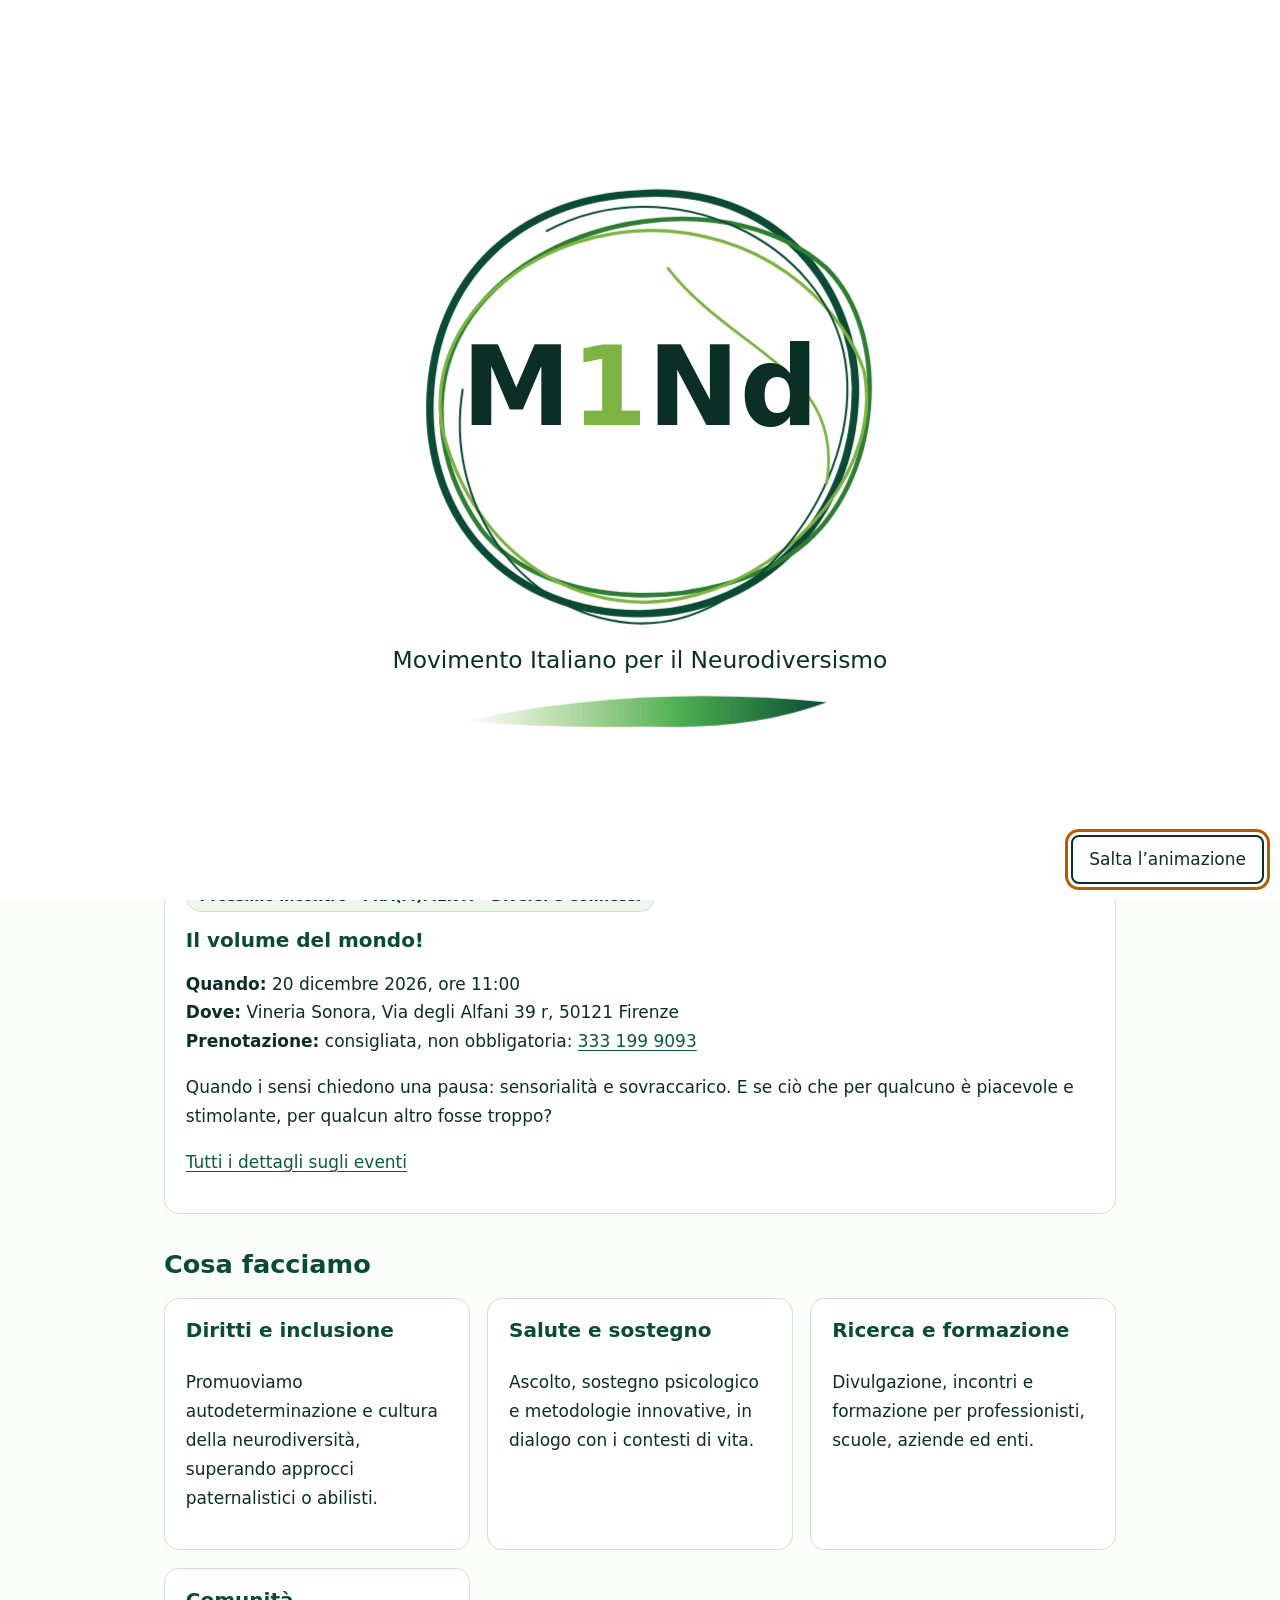
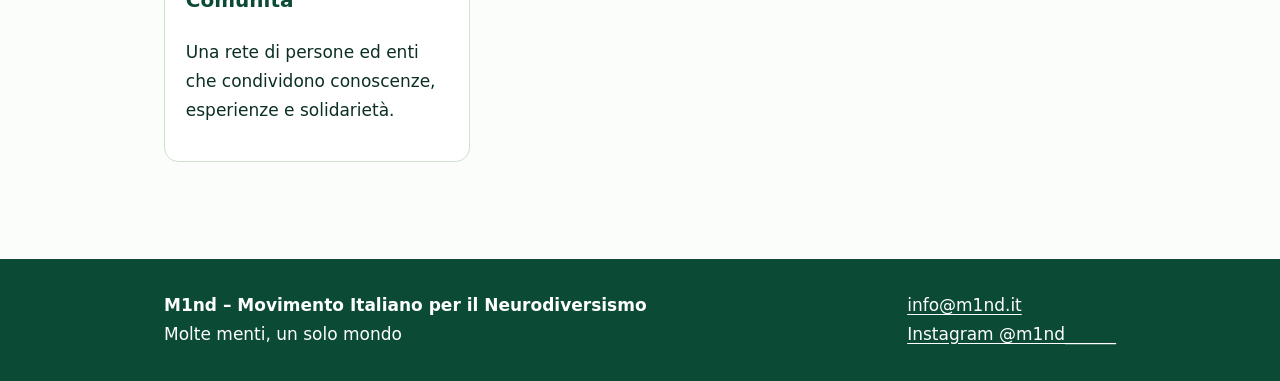
<file: index.html>
<!doctype html>
<html lang="it">
<head>
<meta charset="utf-8">
<meta name="viewport" content="width=device-width,initial-scale=1">
<title>Home · M1nd – Movimento Italiano per il Neurodiversismo</title>
<meta name="description" content="M1nd è il Movimento Italiano per il Neurodiversismo: inclusione, diritti, cultura e comunità per tutte le menti.">
<meta name="theme-color" content="#0b4a35">
<link rel="icon" href="assets/img/favicon.svg" type="image/svg+xml">
<link rel="icon" href="assets/img/favicon.ico" sizes="48x48">
<link rel="apple-touch-icon" href="assets/img/apple-touch-icon.png">
<link rel="stylesheet" href="css/style.css">
<script>try{if(!sessionStorage.getItem("m1nd-intro")&&!matchMedia("(prefers-reduced-motion: reduce)").matches)document.documentElement.classList.add("intro-on")}catch(e){}</script>
</head>
<body>
<a class="skip" href="#contenuto">Vai al contenuto</a>
<div class="a11y" role="region" aria-label="Strumenti di accessibilità"><div class="wrap">
<span>Accessibilità:</span>
<button type="button" data-a11y="minus" aria-label="Riduci dimensione del testo">A−</button>
<button type="button" data-a11y="plus" aria-label="Aumenta dimensione del testo">A+</button>
<button type="button" id="a-read" data-a11y="readable" aria-pressed="false">Carattere più leggibile</button>
<button type="button" id="a-contrast" data-a11y="contrast" aria-pressed="false">Alto contrasto</button>
<button type="button" data-a11y="reset">Ripristina</button>
</div></div>
<header class="site-header"><div class="wrap">
<a class="brand" href="index.html" aria-label="M1nd, Movimento Italiano per il Neurodiversismo – vai alla home"><img src="assets/img/logo-m1nd.jpg" alt="Logo M1nd: un cerchio di linee verdi intrecciate attorno alla scritta M1nd"></a>
<nav class="nav" aria-label="Principale"><ul><li><a href="index.html" aria-current="page">Home</a></li><li><a href="eventi.html">Eventi</a></li><li><a href="chi-siamo.html">Chi siamo</a></li><li><a href="blog.html">Blog</a></li><li><a href="contatti.html">Contatti</a></li></ul></nav>
</div></header>
<main id="contenuto" tabindex="-1">

<div class="intro" id="intro" role="dialog" aria-label="Animazione di benvenuto">
<svg class="intro-svg" viewBox="0 20 600 650" aria-hidden="true" focusable="false">
<defs><linearGradient id="gc" x1="0" x2="1"><stop offset="0" stop-color="#7cb342" stop-opacity="0"/><stop offset=".6" stop-color="#4caf50"/><stop offset="1" stop-color="#0b4a35"/></linearGradient></defs>
<g class="rings" fill="none" stroke-linecap="round">
<path pathLength="1" class="r r1" stroke="#0b4a35" stroke-width="8" d="M300 70C460 60 540 190 530 300C520 430 420 520 300 520C160 520 70 420 75 290C80 160 170 75 300 70"/>
<path pathLength="1" class="r r2" stroke="#2e7d32" stroke-width="5" d="M120 200C200 90 400 60 500 150C570 220 560 380 470 450C380 520 200 520 130 430C80 360 70 270 120 200"/>
<path pathLength="1" class="r r3" stroke="#7cb342" stroke-width="3.5" d="M90 330C60 200 200 100 330 110C450 120 520 200 540 260C560 360 470 470 360 500C250 530 130 470 90 330"/>
<path pathLength="1" class="r r4" stroke="#0b4a35" stroke-width="2.2" d="M200 110C330 40 500 120 520 250C540 380 420 540 290 530C170 520 90 400 110 280"/>
<path pathLength="1" class="r r5" stroke="#7cb342" stroke-width="3" d="M330 150C400 240 520 260 500 380"/>
</g>
<text class="word" x="300" y="318" text-anchor="middle" font-size="118" font-weight="700" font-family="system-ui,-apple-system,Segoe UI,Roboto,Helvetica,Arial,sans-serif" fill="#0b2f24">M<tspan fill="#7cb342">1</tspan>Nd</text>
<text class="sub" x="300" y="578" text-anchor="middle" font-size="25" font-family="system-ui,-apple-system,Segoe UI,Roboto,Helvetica,Arial,sans-serif" fill="#0b2f24">Movimento Italiano per il Neurodiversismo</text>
<path class="comet" d="M110 635Q300 595 500 615Q420 645 310 641Q200 643 110 635Z" fill="url(#gc)"/>
</svg>
<button type="button" class="intro-skip" id="intro-skip">Salta l’animazione</button>
</div>
<section class="hero"><div class="wrap">
<div>
<h1>Tante menti, un solo mondo.</h1>
<p class="lead"><strong>M1nd – Movimento Italiano per il Neurodiversismo</strong> è un movimento che promuove i diritti, l’inclusione e la cultura della neurodiversità: autismo, ADHD, DSA e tutte le diverse forme di funzionamento cognitivo sono una risorsa e una parte naturale della varietà umana.</p>
<p>Crediamo nell’autodeterminazione di ogni persona e in spazi in cui sia possibile esserci a modo proprio.</p>
<p><a class="btn" href="eventi.html">Scopri i prossimi eventi</a> <a class="btn alt" href="chi-siamo.html">Chi siamo</a></p>
</div>
<img src="assets/img/logo-m1nd.jpg" alt="Logo M1nd: un cerchio di linee verdi intrecciate attorno alla scritta M1nd, sotto la dicitura Movimento Italiano per il Neurodiversismo">
</div></section>
<div class="wrap">
<h2>Prossimo appuntamento</h2>
<article class="card" id="home-next">
<span class="tag" id="home-tag">Primo incontro · FRA(M)MENTI – Diversi e Connessi</span>
<h3 id="home-title">Che lingua parli?</h3>
<p><strong>Quando:</strong> <time id="home-when" datetime="2026-11-22T11:00">22 novembre 2026, ore 11:00</time><br><strong>Dove:</strong> Vineria Sonora, Via degli Alfani 39 r, 50121 Firenze<br><strong>Prenotazione:</strong> consigliata, non obbligatoria: <a href="tel:+393331999093">333 199 9093</a></p>
<p id="home-desc">Un incontro sulla comunicazione tipica e atipica: si chiacchiera, si ascolta in silenzio o si sta in un angolo tranquillo, con spille che comunicano il proprio stato d’animo e un ambiente sonoro che permette di parlare senza urlare.</p>
<p><a href="eventi.html">Tutti i dettagli sugli eventi<span class="sr"> di M1nd</span></a><span data-only-for="1"> · <a href="https://docs.google.com/forms/d/e/1FAIpQLSccQDrlEojzVmCxET4_E5XEGixuj1VYZgu2FaWjBPD2hAXdPA/viewform" rel="noopener" target="_blank">Condividi in anonimo un dubbio o una curiosità<span class="sr"> (si apre in una nuova scheda)</span></a></span></p>
</article>
<h2>Cosa facciamo</h2>
<ul class="grid">
<li class="card"><h3>Diritti e inclusione</h3><p>Promuoviamo autodeterminazione e cultura della neurodiversità, superando approcci paternalistici o abilisti.</p></li>
<li class="card"><h3>Salute e sostegno</h3><p>Ascolto, sostegno psicologico e metodologie innovative, in dialogo con i contesti di vita.</p></li>
<li class="card"><h3>Ricerca e formazione</h3><p>Divulgazione, incontri e formazione per professionisti, scuole, aziende ed enti.</p></li>
<li class="card"><h3>Comunità</h3><p>Una rete di persone ed enti che condividono conoscenze, esperienze e solidarietà.</p></li>
</ul>
</div>
</main>
<footer class="site-footer"><div class="wrap">
<div><strong>M1nd – Movimento Italiano per il Neurodiversismo</strong><br>Molte menti, un solo mondo</div>
<div><a href="mailto:info@m1nd.it">info@m1nd.it</a><br><a href="https://www.instagram.com/m1nd______/" rel="noopener" target="_blank">Instagram @m1nd______<span class="sr"> (si apre in una nuova scheda)</span></a></div>
</div></footer>
<script src="js/config.js"></script>
<script src="js/main.js"></script>
<script src="js/events.js"></script>
<script src="js/intro.js"></script>
</body></html>
</file>
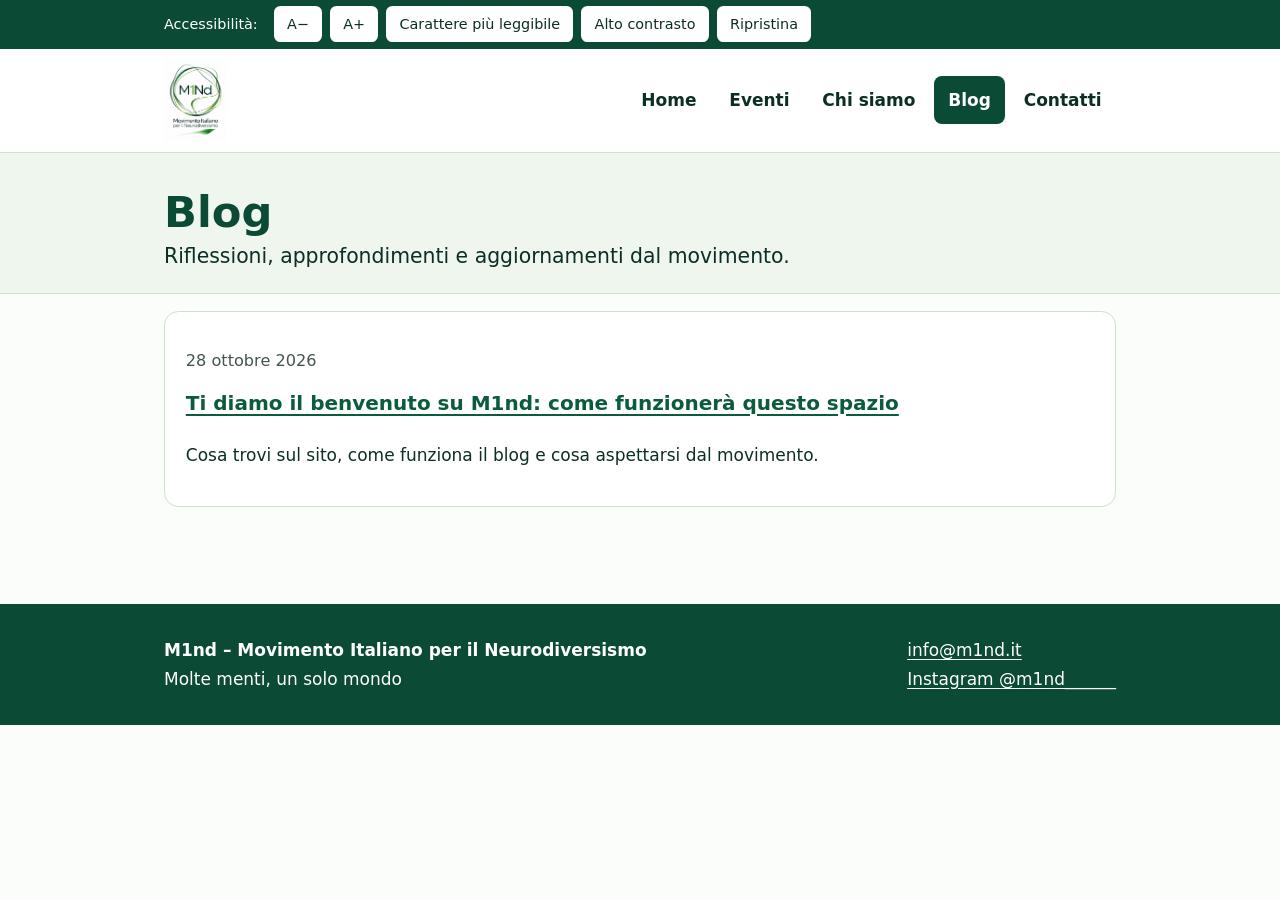
<file: blog.html>
<!doctype html>
<html lang="it">
<head>
<meta charset="utf-8">
<meta name="viewport" content="width=device-width,initial-scale=1">
<title>Blog · M1nd – Movimento Italiano per il Neurodiversismo</title>
<meta name="description" content="Il blog di M1nd: articoli, riflessioni e aggiornamenti sulla neurodiversità e sulle attività del movimento.">
<meta name="theme-color" content="#0b4a35">
<link rel="icon" href="assets/img/favicon.svg" type="image/svg+xml">
<link rel="icon" href="assets/img/favicon.ico" sizes="48x48">
<link rel="apple-touch-icon" href="assets/img/apple-touch-icon.png">
<link rel="stylesheet" href="css/style.css">
</head>
<body>
<a class="skip" href="#contenuto">Vai al contenuto</a>
<div class="a11y" role="region" aria-label="Strumenti di accessibilità"><div class="wrap">
<span>Accessibilità:</span>
<button type="button" data-a11y="minus" aria-label="Riduci dimensione del testo">A−</button>
<button type="button" data-a11y="plus" aria-label="Aumenta dimensione del testo">A+</button>
<button type="button" id="a-read" data-a11y="readable" aria-pressed="false">Carattere più leggibile</button>
<button type="button" id="a-contrast" data-a11y="contrast" aria-pressed="false">Alto contrasto</button>
<button type="button" data-a11y="reset">Ripristina</button>
</div></div>
<header class="site-header"><div class="wrap">
<a class="brand" href="index.html" aria-label="M1nd, Movimento Italiano per il Neurodiversismo – vai alla home"><img src="assets/img/logo-m1nd.jpg" alt="Logo M1nd: un cerchio di linee verdi intrecciate attorno alla scritta M1nd"></a>
<nav class="nav" aria-label="Principale"><ul><li><a href="index.html">Home</a></li><li><a href="eventi.html">Eventi</a></li><li><a href="chi-siamo.html">Chi siamo</a></li><li><a href="blog.html" aria-current="page">Blog</a></li><li><a href="contatti.html">Contatti</a></li></ul></nav>
</div></header>
<main id="contenuto" tabindex="-1">

<div class="page-head"><div class="wrap"><h1>Blog</h1><p class="lead" style="margin:0">Riflessioni, approfondimenti e aggiornamenti dal movimento.</p></div></div>
<div class="wrap"><h2 class="sr">Articoli</h2><ul class="grid" style="grid-template-columns:1fr"><li class="card"><p class="post-meta"><time datetime="2026-10-28">28 ottobre 2026</time></p><h3 style="margin-top:0"><a href="blog/benvenuti.html">Ti diamo il benvenuto su M1nd: come funzionerà questo spazio</a></h3><p>Cosa trovi sul sito, come funziona il blog e cosa aspettarsi dal movimento.</p></li></ul></div>
</main>
<footer class="site-footer"><div class="wrap">
<div><strong>M1nd – Movimento Italiano per il Neurodiversismo</strong><br>Molte menti, un solo mondo</div>
<div><a href="mailto:info@m1nd.it">info@m1nd.it</a><br><a href="https://www.instagram.com/m1nd______/" rel="noopener" target="_blank">Instagram @m1nd______<span class="sr"> (si apre in una nuova scheda)</span></a></div>
</div></footer>
<script src="js/config.js"></script>
<script src="js/main.js"></script>
</body></html>
</file>
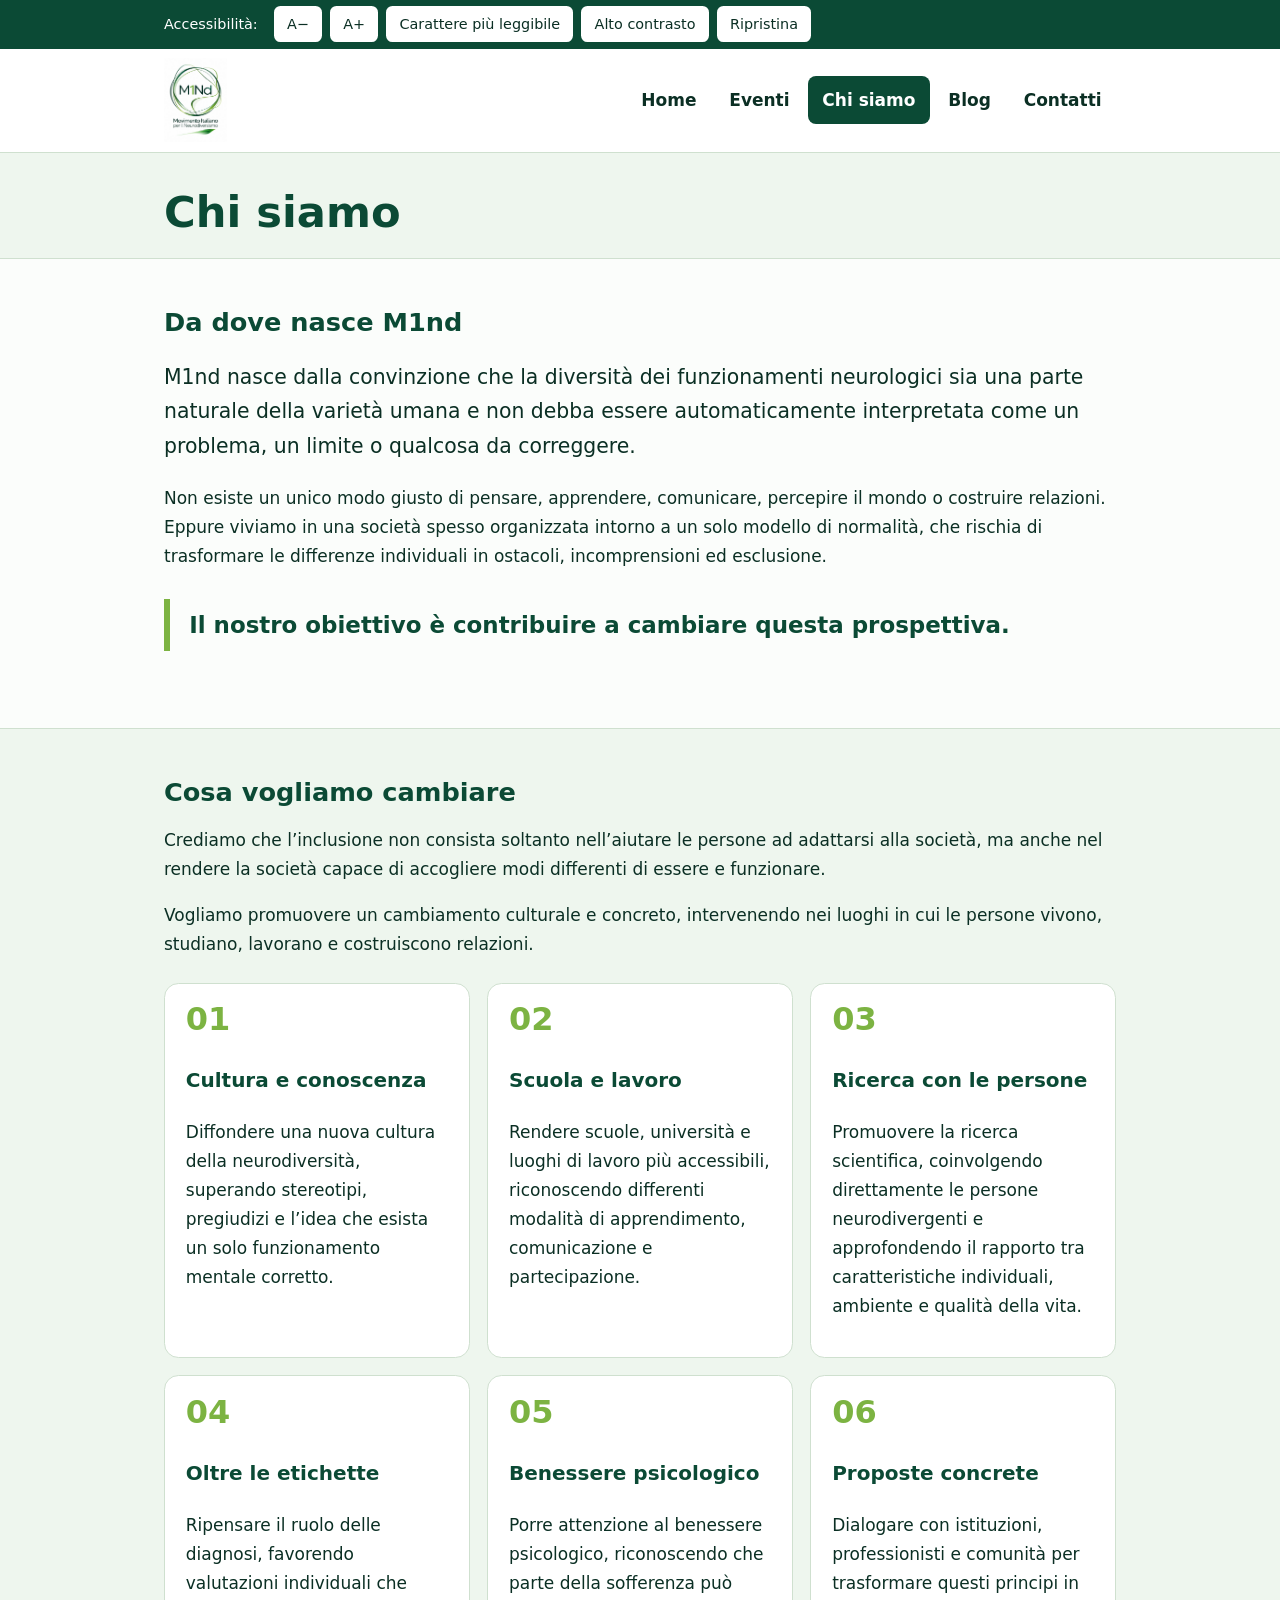
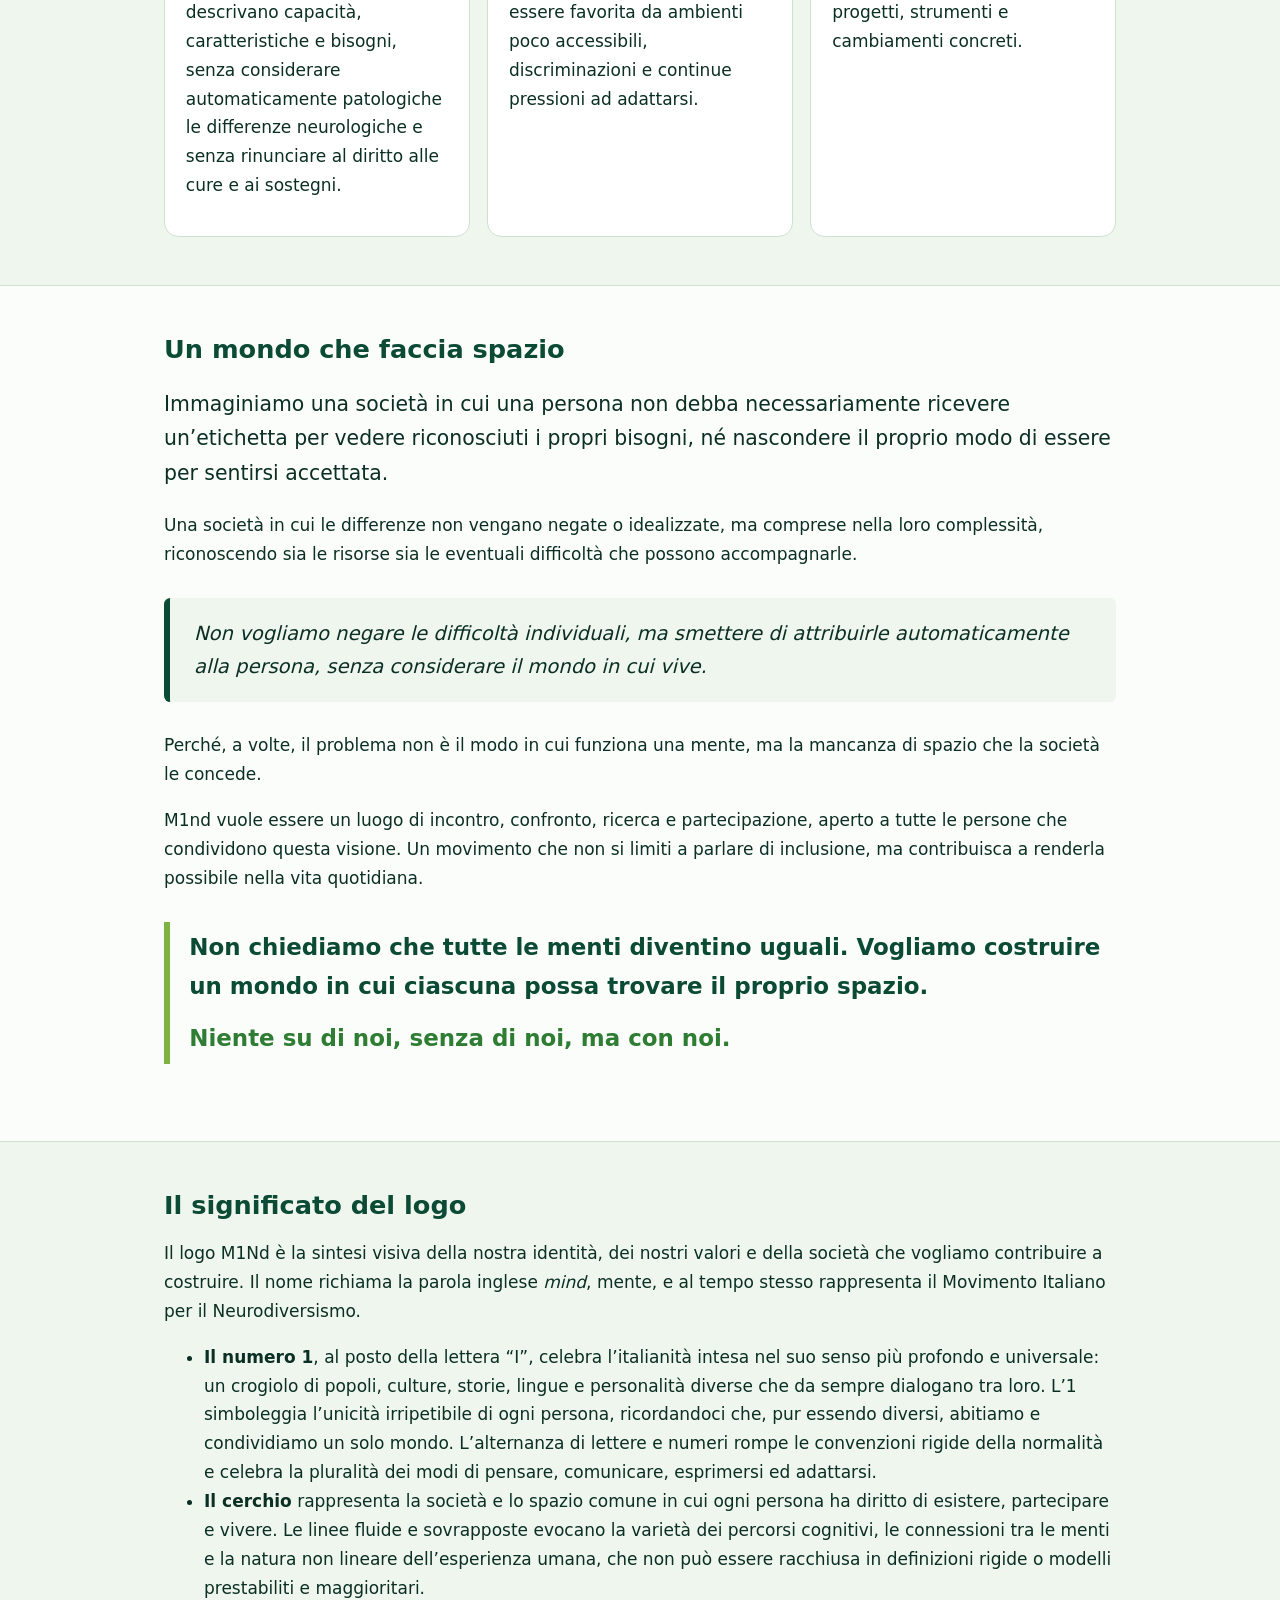
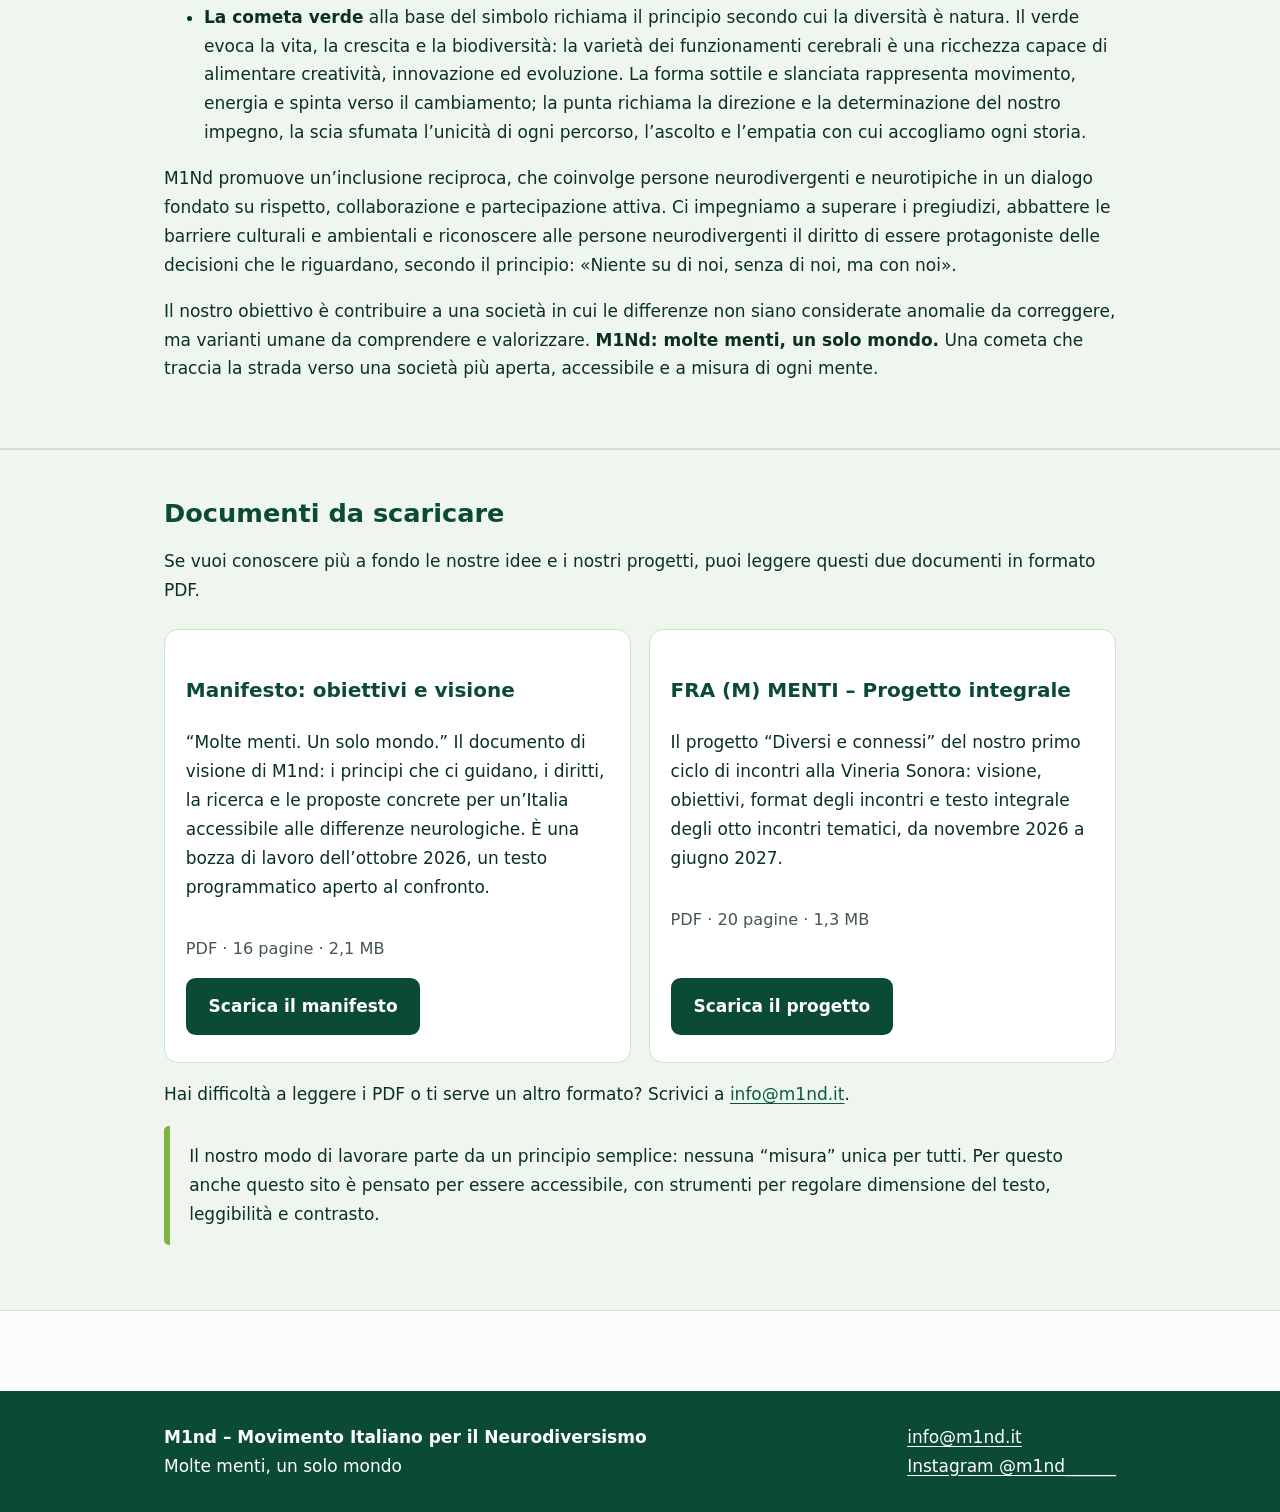
<file: chi-siamo.html>
<!doctype html>
<html lang="it">
<head>
<meta charset="utf-8">
<meta name="viewport" content="width=device-width,initial-scale=1">
<title>Chi siamo · M1nd – Movimento Italiano per il Neurodiversismo</title>
<meta name="description" content="Chi è M1nd – Movimento Italiano per il Neurodiversismo, cosa vogliamo cambiare e la nostra visione.">
<meta name="theme-color" content="#0b4a35">
<link rel="icon" href="assets/img/favicon.svg" type="image/svg+xml">
<link rel="icon" href="assets/img/favicon.ico" sizes="48x48">
<link rel="apple-touch-icon" href="assets/img/apple-touch-icon.png">
<link rel="stylesheet" href="css/style.css">
</head>
<body>
<a class="skip" href="#contenuto">Vai al contenuto</a>
<div class="a11y" role="region" aria-label="Strumenti di accessibilità"><div class="wrap">
<span>Accessibilità:</span>
<button type="button" data-a11y="minus" aria-label="Riduci dimensione del testo">A−</button>
<button type="button" data-a11y="plus" aria-label="Aumenta dimensione del testo">A+</button>
<button type="button" id="a-read" data-a11y="readable" aria-pressed="false">Carattere più leggibile</button>
<button type="button" id="a-contrast" data-a11y="contrast" aria-pressed="false">Alto contrasto</button>
<button type="button" data-a11y="reset">Ripristina</button>
</div></div>
<header class="site-header"><div class="wrap">
<a class="brand" href="index.html" aria-label="M1nd, Movimento Italiano per il Neurodiversismo – vai alla home"><img src="assets/img/logo-m1nd.jpg" alt="Logo M1nd: un cerchio di linee verdi intrecciate attorno alla scritta M1nd"></a>
<nav class="nav" aria-label="Principale"><ul><li><a href="index.html">Home</a></li><li><a href="eventi.html">Eventi</a></li><li><a href="chi-siamo.html" aria-current="page">Chi siamo</a></li><li><a href="blog.html">Blog</a></li><li><a href="contatti.html">Contatti</a></li></ul></nav>
</div></header>
<main id="contenuto" tabindex="-1">
<div class="page-head"><div class="wrap"><h1>Chi siamo</h1></div></div>
<section class="section" aria-labelledby="chi-h"><div class="wrap">
<h2 id="chi-h">Da dove nasce M1nd</h2>
<p class="lead">M1nd nasce dalla convinzione che la diversità dei funzionamenti neurologici sia una parte naturale della varietà umana e non debba essere automaticamente interpretata come un problema, un limite o qualcosa da correggere.</p>
<p>Non esiste un unico modo giusto di pensare, apprendere, comunicare, percepire il mondo o costruire relazioni. Eppure viviamo in una società spesso organizzata intorno a un solo modello di normalità, che rischia di trasformare le differenze individuali in ostacoli, incomprensioni ed esclusione.</p>
<p class="pull">Il nostro obiettivo è contribuire a cambiare questa prospettiva.</p>
</div></section>

<section class="section band" aria-labelledby="cambiare-h"><div class="wrap">
<h2 id="cambiare-h">Cosa vogliamo cambiare</h2>
<p>Crediamo che l’inclusione non consista soltanto nell’aiutare le persone ad adattarsi alla società, ma anche nel rendere la società capace di accogliere modi differenti di essere e funzionare.</p>
<p>Vogliamo promuovere un cambiamento culturale e concreto, intervenendo nei luoghi in cui le persone vivono, studiano, lavorano e costruiscono relazioni.</p>
<ol class="grid numbered"><li class="card"><p class="num" aria-hidden="true">01</p><h3>Cultura e conoscenza</h3><p>Diffondere una nuova cultura della neurodiversità, superando stereotipi, pregiudizi e l’idea che esista un solo funzionamento mentale corretto.</p></li><li class="card"><p class="num" aria-hidden="true">02</p><h3>Scuola e lavoro</h3><p>Rendere scuole, università e luoghi di lavoro più accessibili, riconoscendo differenti modalità di apprendimento, comunicazione e partecipazione.</p></li><li class="card"><p class="num" aria-hidden="true">03</p><h3>Ricerca con le persone</h3><p>Promuovere la ricerca scientifica, coinvolgendo direttamente le persone neurodivergenti e approfondendo il rapporto tra caratteristiche individuali, ambiente e qualità della vita.</p></li><li class="card"><p class="num" aria-hidden="true">04</p><h3>Oltre le etichette</h3><p>Ripensare il ruolo delle diagnosi, favorendo valutazioni individuali che descrivano capacità, caratteristiche e bisogni, senza considerare automaticamente patologiche le differenze neurologiche e senza rinunciare al diritto alle cure e ai sostegni.</p></li><li class="card"><p class="num" aria-hidden="true">05</p><h3>Benessere psicologico</h3><p>Porre attenzione al benessere psicologico, riconoscendo che parte della sofferenza può essere favorita da ambienti poco accessibili, discriminazioni e continue pressioni ad adattarsi.</p></li><li class="card"><p class="num" aria-hidden="true">06</p><h3>Proposte concrete</h3><p>Dialogare con istituzioni, professionisti e comunità per trasformare questi principi in progetti, strumenti e cambiamenti concreti.</p></li></ol>
</div></section>

<section class="section" aria-labelledby="visione-h"><div class="wrap">
<h2 id="visione-h">Un mondo che faccia spazio</h2>
<p class="lead">Immaginiamo una società in cui una persona non debba necessariamente ricevere un’etichetta per vedere riconosciuti i propri bisogni, né nascondere il proprio modo di essere per sentirsi accettata.</p>
<p>Una società in cui le differenze non vengano negate o idealizzate, ma comprese nella loro complessità, riconoscendo sia le risorse sia le eventuali difficoltà che possono accompagnarle.</p>
<blockquote class="quote">Non vogliamo negare le difficoltà individuali, ma smettere di attribuirle automaticamente alla persona, senza considerare il mondo in cui vive.</blockquote>
<p>Perché, a volte, il problema non è il modo in cui funziona una mente, ma la mancanza di spazio che la società le concede.</p>
<p>M1nd vuole essere un luogo di incontro, confronto, ricerca e partecipazione, aperto a tutte le persone che condividono questa visione. Un movimento che non si limiti a parlare di inclusione, ma contribuisca a renderla possibile nella vita quotidiana.</p>
<p class="pull">Non chiediamo che tutte le menti diventino uguali. Vogliamo costruire un mondo in cui ciascuna possa trovare il proprio spazio.<br><span class="motto">Niente su di noi, senza di noi, ma con noi.</span></p>
</div></section>

<section class="section band" aria-labelledby="logo-h"><div class="wrap">
<h2 id="logo-h">Il significato del logo</h2>
<p>Il logo M1Nd è la sintesi visiva della nostra identità, dei nostri valori e della società che vogliamo contribuire a costruire. Il nome richiama la parola inglese <em>mind</em>, mente, e al tempo stesso rappresenta il Movimento Italiano per il Neurodiversismo.</p>
<ul>
<li><strong>Il numero 1</strong>, al posto della lettera “I”, celebra l’italianità intesa nel suo senso più profondo e universale: un crogiolo di popoli, culture, storie, lingue e personalità diverse che da sempre dialogano tra loro. L’1 simboleggia l’unicità irripetibile di ogni persona, ricordandoci che, pur essendo diversi, abitiamo e condividiamo un solo mondo. L’alternanza di lettere e numeri rompe le convenzioni rigide della normalità e celebra la pluralità dei modi di pensare, comunicare, esprimersi ed adattarsi.</li>
<li><strong>Il cerchio</strong> rappresenta la società e lo spazio comune in cui ogni persona ha diritto di esistere, partecipare e vivere. Le linee fluide e sovrapposte evocano la varietà dei percorsi cognitivi, le connessioni tra le menti e la natura non lineare dell’esperienza umana, che non può essere racchiusa in definizioni rigide o modelli prestabiliti e maggioritari.</li>
<li><strong>La cometa verde</strong> alla base del simbolo richiama il principio secondo cui la diversità è natura. Il verde evoca la vita, la crescita e la biodiversità: la varietà dei funzionamenti cerebrali è una ricchezza capace di alimentare creatività, innovazione ed evoluzione. La forma sottile e slanciata rappresenta movimento, energia e spinta verso il cambiamento; la punta richiama la direzione e la determinazione del nostro impegno, la scia sfumata l’unicità di ogni percorso, l’ascolto e l’empatia con cui accogliamo ogni storia.</li>
</ul>
<p>M1Nd promuove un’inclusione reciproca, che coinvolge persone neurodivergenti e neurotipiche in un dialogo fondato su rispetto, collaborazione e partecipazione attiva. Ci impegniamo a superare i pregiudizi, abbattere le barriere culturali e ambientali e riconoscere alle persone neurodivergenti il diritto di essere protagoniste delle decisioni che le riguardano, secondo il principio: «Niente su di noi, senza di noi, ma con noi».</p>
<p>Il nostro obiettivo è contribuire a una società in cui le differenze non siano considerate anomalie da correggere, ma varianti umane da comprendere e valorizzare. <strong>M1Nd: molte menti, un solo mondo.</strong> Una cometa che traccia la strada verso una società più aperta, accessibile e a misura di ogni mente.</p>
</div></section>

<!-- SEZIONE NASCOSTA IN ATTESA DI AGGIORNAMENTO (associazione, scopi dello statuto, organizzazione):
<section class="section" aria-labelledby="assoc-h"><div class="wrap">
<h2 id="assoc-h">L’associazione</h2>
<p class="lead">M1nd – <strong>Movimento Italiano per il Neurodiversismo</strong> è un’associazione libera, apartitica, apolitica, aconfessionale e senza scopo di lucro.</p>
<p>Il nostro lavoro si ispira ai principi di democrazia, partecipazione, solidarietà, giustizia, pace e non violenza. Operiamo direttamente o in collaborazione con altre associazioni, enti locali, università, fondazioni ed enti pubblici e privati, per promuovere l’integrazione, la valorizzazione, la formazione e lo sviluppo psicologico delle persone e delle organizzazioni.</p>

<details><summary>Gli scopi previsti dallo statuto</summary><div class="more">
<h3>1. Diritti, inclusione e cultura della neurodiversità</h3>
<ul>
<li><strong>Diritti umani e costituzionali:</strong> diffondere consapevolezza e rispetto dei diritti, con particolare riferimento ai principi fondamentali della Costituzione italiana.</li>
<li><strong>Autodeterminazione:</strong> le persone neurodivergenti sono protagoniste delle proprie scelte di vita, oltre ogni logica paternalistica, assistenzialistica o abilista.</li>
<li><strong>Cultura della neurodiversità:</strong> riconoscere la varietà dei funzionamenti cognitivi (autismo, ADHD, DSA e altri) come risorsa e dato naturale.</li>
<li><strong>Solidarietà e partecipazione:</strong> costruire una cultura dell’inclusione reale.</li>
</ul>
<h3>2. Salute, sostegno psicologico e interventi abilitativi</h3>
<ul>
<li><strong>Valutazione e supporto globale</strong> per persone di ogni età, integrato con scuola, lavoro, famiglia e comunità.</li>
<li><strong>Riequilibrio dello svantaggio</strong> sociale, psicologico e culturale tramite sostegno, tutoraggio e interventi psico-educativi e di inserimento sociale.</li>
<li><strong>Metodologie innovative:</strong> interventi assistiti con gli animali, arti figurative, drammaturgia, cinema e audiovisivi, agricoltura sociale.</li>
</ul>
<h3>3. Ricerca, formazione e sviluppo professionale</h3>
<ul>
<li><strong>Ricerca scientifica</strong> in neuropsicologia, psicologia e psicoterapia, con pubblicazioni.</li>
<li><strong>Formazione e aggiornamento</strong> per professionisti, giovani, aziende, scuole, enti non profit e cooperative.</li>
<li><strong>Divulgazione e rete:</strong> convegni, seminari ed eventi, anche online.</li>
</ul>
<h3>4. Vita associativa e rete</h3>
<ul>
<li><strong>Relazioni e scambio</strong> di conoscenze, competenze ed esperienze tra soci ed enti.</li>
<li><strong>Raccolta fondi e cooperazione</strong> a sostegno degli scopi sociali, in sinergia con altre realtà.</li>
</ul>
</div></details>
<h3>Come siamo organizzati</h3>
<p>L’associazione ha soci fondatori, ordinari, onorari e sostenitori. È guidata da un’Assemblea dei soci e da un Comitato Esecutivo; tutte le cariche sociali sono a titolo gratuito. Le persone e le realtà che si riconoscono nelle nostre finalità possono chiedere di associarsi scrivendo a <a href="mailto:info@m1nd.it">info@m1nd.it</a>.</p>
</div></section>
-->

<section class="section band" aria-labelledby="doc-h"><div class="wrap">
<h2 id="doc-h">Documenti da scaricare</h2>
<p>Se vuoi conoscere più a fondo le nostre idee e i nostri progetti, puoi leggere questi due documenti in formato PDF.</p>
<ul class="grid">
<li class="card"><h3>Manifesto: obiettivi e visione</h3>
<p>“Molte menti. Un solo mondo.” Il documento di visione di M1nd: i principi che ci guidano, i diritti, la ricerca e le proposte concrete per un’Italia accessibile alle differenze neurologiche. È una bozza di lavoro dell’ottobre 2026, un testo programmatico aperto al confronto.</p>
<p class="post-meta">PDF · 16 pagine · 2,1 MB</p>
<a class="btn" href="assets/docs/m1nd-manifesto-obiettivi-visione.pdf" download>Scarica il manifesto<span class="sr"> (PDF, 16 pagine, 2,1 MB)</span></a></li>
<li class="card"><h3>FRA (M) MENTI – Progetto integrale</h3>
<p>Il progetto “Diversi e connessi” del nostro primo ciclo di incontri alla Vineria Sonora: visione, obiettivi, format degli incontri e testo integrale degli otto incontri tematici, da novembre 2026 a giugno 2027.</p>
<p class="post-meta">PDF · 20 pagine · 1,3 MB</p>
<a class="btn" href="assets/docs/fra-m-menti-progetto-integrale.pdf" download>Scarica il progetto<span class="sr"> (PDF, 20 pagine, 1,3 MB)</span></a></li>
</ul>
<p>Hai difficoltà a leggere i PDF o ti serve un altro formato? Scrivici a <a href="mailto:info@m1nd.it">info@m1nd.it</a>.</p>
<p class="notice">Il nostro modo di lavorare parte da un principio semplice: nessuna “misura” unica per tutti. Per questo anche questo sito è pensato per essere accessibile, con strumenti per regolare dimensione del testo, leggibilità e contrasto.</p>
</div></section>
</main>
<footer class="site-footer"><div class="wrap">
<div><strong>M1nd – Movimento Italiano per il Neurodiversismo</strong><br>Molte menti, un solo mondo</div>
<div><a href="mailto:info@m1nd.it">info@m1nd.it</a><br><a href="https://www.instagram.com/m1nd______/" rel="noopener" target="_blank">Instagram @m1nd______<span class="sr"> (si apre in una nuova scheda)</span></a></div>
</div></footer>
<script src="js/config.js"></script>
<script src="js/main.js"></script>
</body></html>
</file>
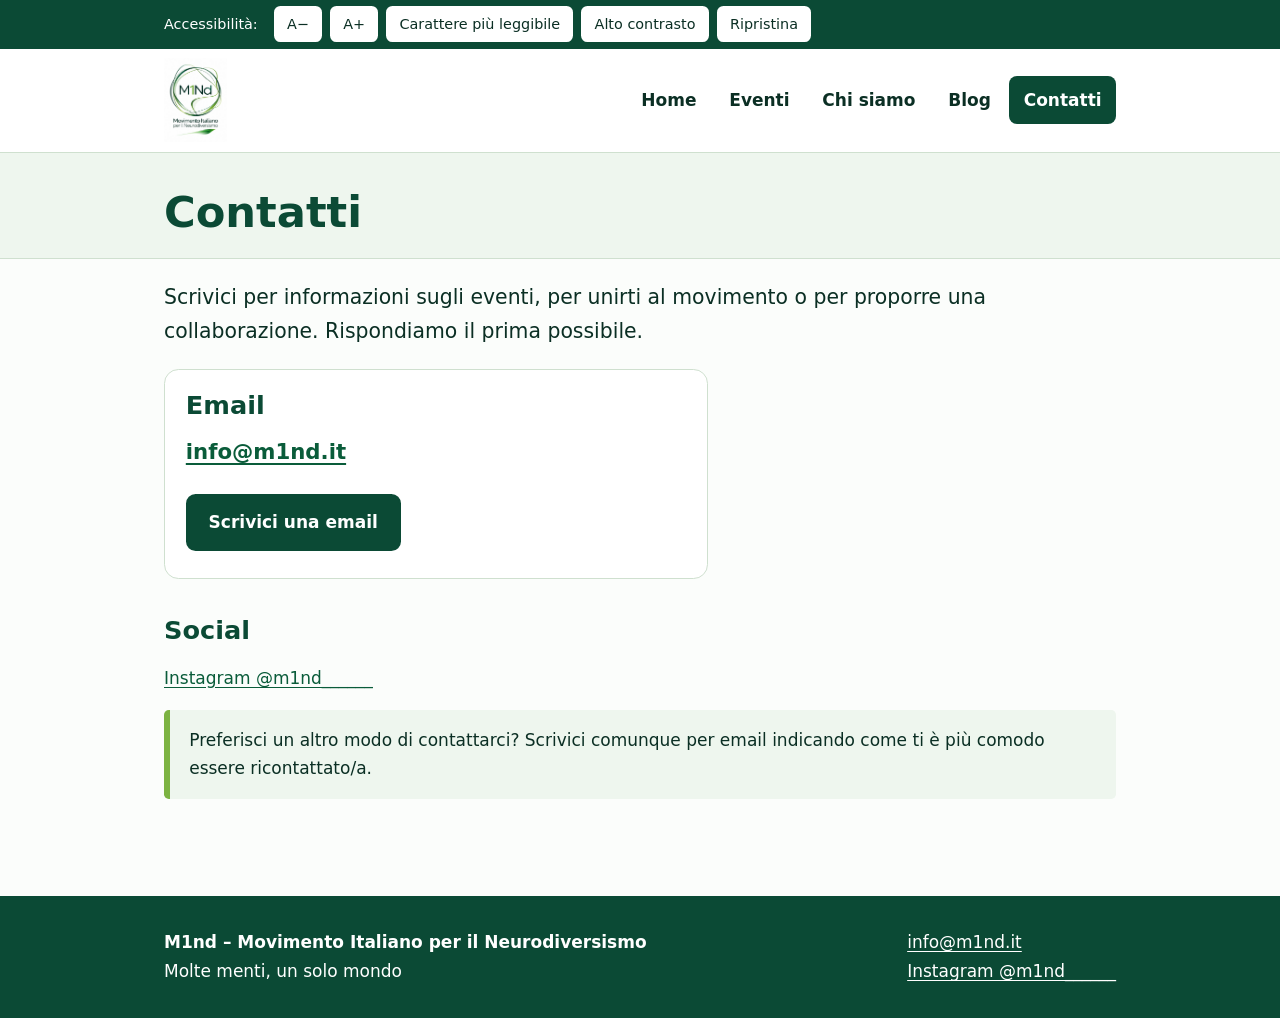
<file: contatti.html>
<!doctype html>
<html lang="it">
<head>
<meta charset="utf-8">
<meta name="viewport" content="width=device-width,initial-scale=1">
<title>Contatti · M1nd – Movimento Italiano per il Neurodiversismo</title>
<meta name="description" content="Contatta M1nd: scrivi a info@m1nd.it o seguici su Instagram.">
<meta name="theme-color" content="#0b4a35">
<link rel="icon" href="assets/img/favicon.svg" type="image/svg+xml">
<link rel="icon" href="assets/img/favicon.ico" sizes="48x48">
<link rel="apple-touch-icon" href="assets/img/apple-touch-icon.png">
<link rel="stylesheet" href="css/style.css">
</head>
<body>
<a class="skip" href="#contenuto">Vai al contenuto</a>
<div class="a11y" role="region" aria-label="Strumenti di accessibilità"><div class="wrap">
<span>Accessibilità:</span>
<button type="button" data-a11y="minus" aria-label="Riduci dimensione del testo">A−</button>
<button type="button" data-a11y="plus" aria-label="Aumenta dimensione del testo">A+</button>
<button type="button" id="a-read" data-a11y="readable" aria-pressed="false">Carattere più leggibile</button>
<button type="button" id="a-contrast" data-a11y="contrast" aria-pressed="false">Alto contrasto</button>
<button type="button" data-a11y="reset">Ripristina</button>
</div></div>
<header class="site-header"><div class="wrap">
<a class="brand" href="index.html" aria-label="M1nd, Movimento Italiano per il Neurodiversismo – vai alla home"><img src="assets/img/logo-m1nd.jpg" alt="Logo M1nd: un cerchio di linee verdi intrecciate attorno alla scritta M1nd"></a>
<nav class="nav" aria-label="Principale"><ul><li><a href="index.html">Home</a></li><li><a href="eventi.html">Eventi</a></li><li><a href="chi-siamo.html">Chi siamo</a></li><li><a href="blog.html">Blog</a></li><li><a href="contatti.html" aria-current="page">Contatti</a></li></ul></nav>
</div></header>
<main id="contenuto" tabindex="-1">

<div class="page-head"><div class="wrap"><h1>Contatti</h1></div></div>
<div class="wrap">
<p class="lead">Scrivici per informazioni sugli eventi, per unirti al movimento o per proporre una collaborazione. Rispondiamo il prima possibile.</p>
<div class="card" style="max-width:34rem">
<h2 style="margin-top:0">Email</h2>
<p style="font-size:1.25em;margin:.2rem 0 1rem"><a href="mailto:info@m1nd.it"><strong>info@m1nd.it</strong></a></p>
<a class="btn" href="mailto:info@m1nd.it">Scrivici una email</a>
</div>
<h2>Social</h2>
<p><a href="https://www.instagram.com/m1nd______/" rel="noopener" target="_blank">Instagram @m1nd______<span class="sr"> (si apre in una nuova scheda)</span></a></p>
<p class="notice">Preferisci un altro modo di contattarci? Scrivici comunque per email indicando come ti è più comodo essere ricontattato/a.</p>
</div>
</main>
<footer class="site-footer"><div class="wrap">
<div><strong>M1nd – Movimento Italiano per il Neurodiversismo</strong><br>Molte menti, un solo mondo</div>
<div><a href="mailto:info@m1nd.it">info@m1nd.it</a><br><a href="https://www.instagram.com/m1nd______/" rel="noopener" target="_blank">Instagram @m1nd______<span class="sr"> (si apre in una nuova scheda)</span></a></div>
</div></footer>
<script src="js/config.js"></script>
<script src="js/main.js"></script>
</body></html>
</file>
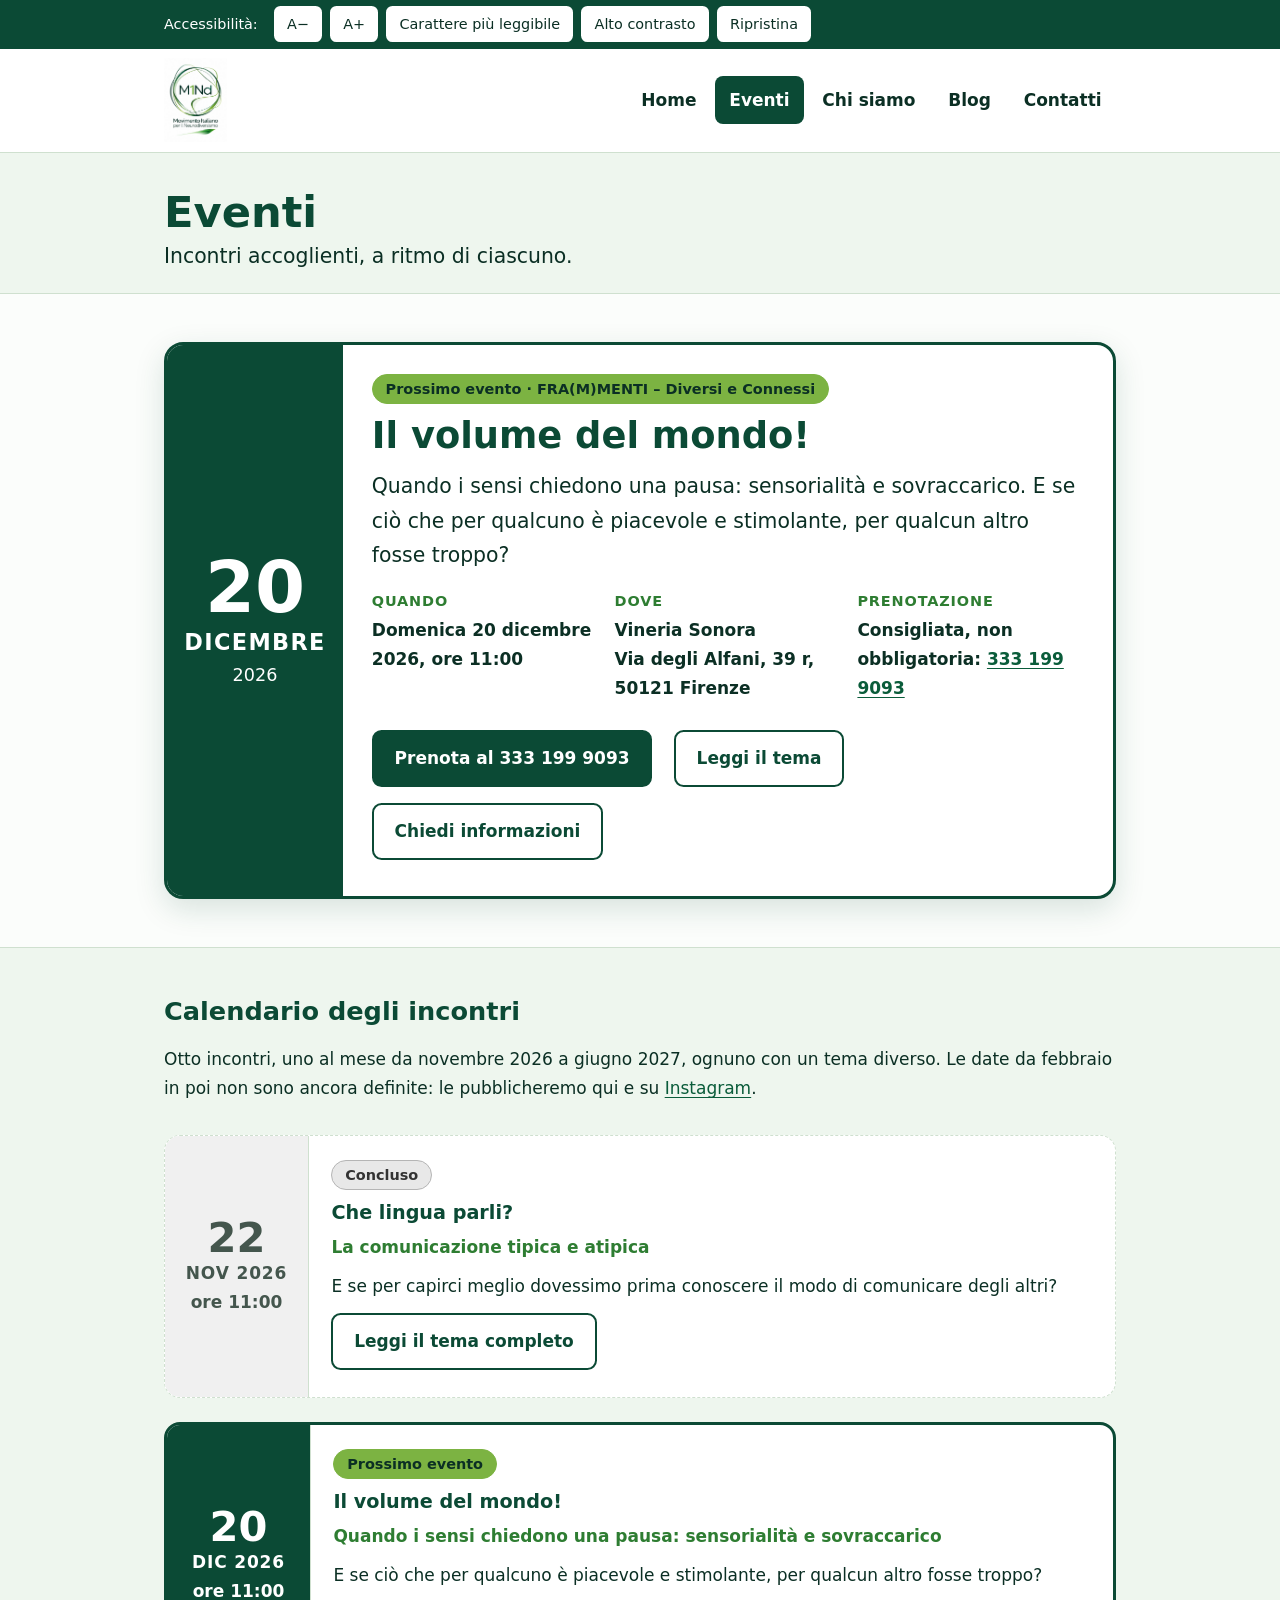
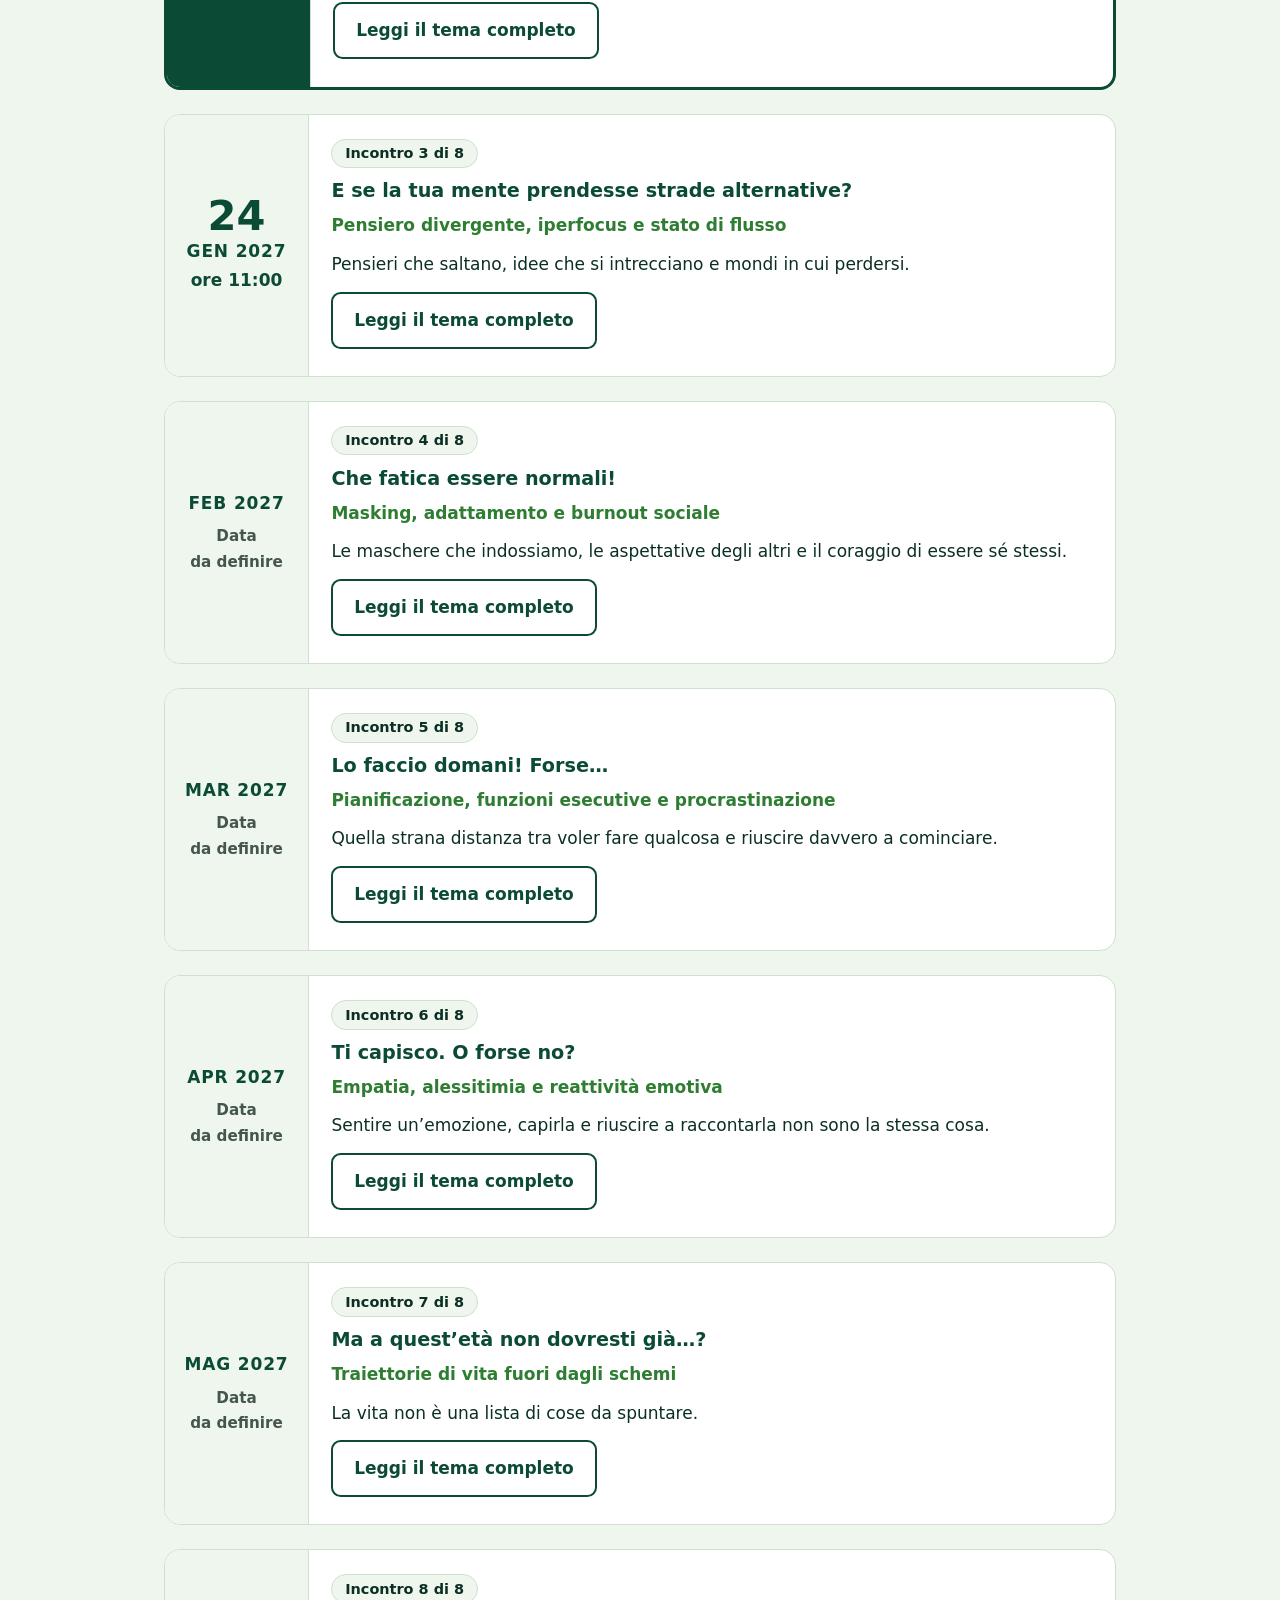
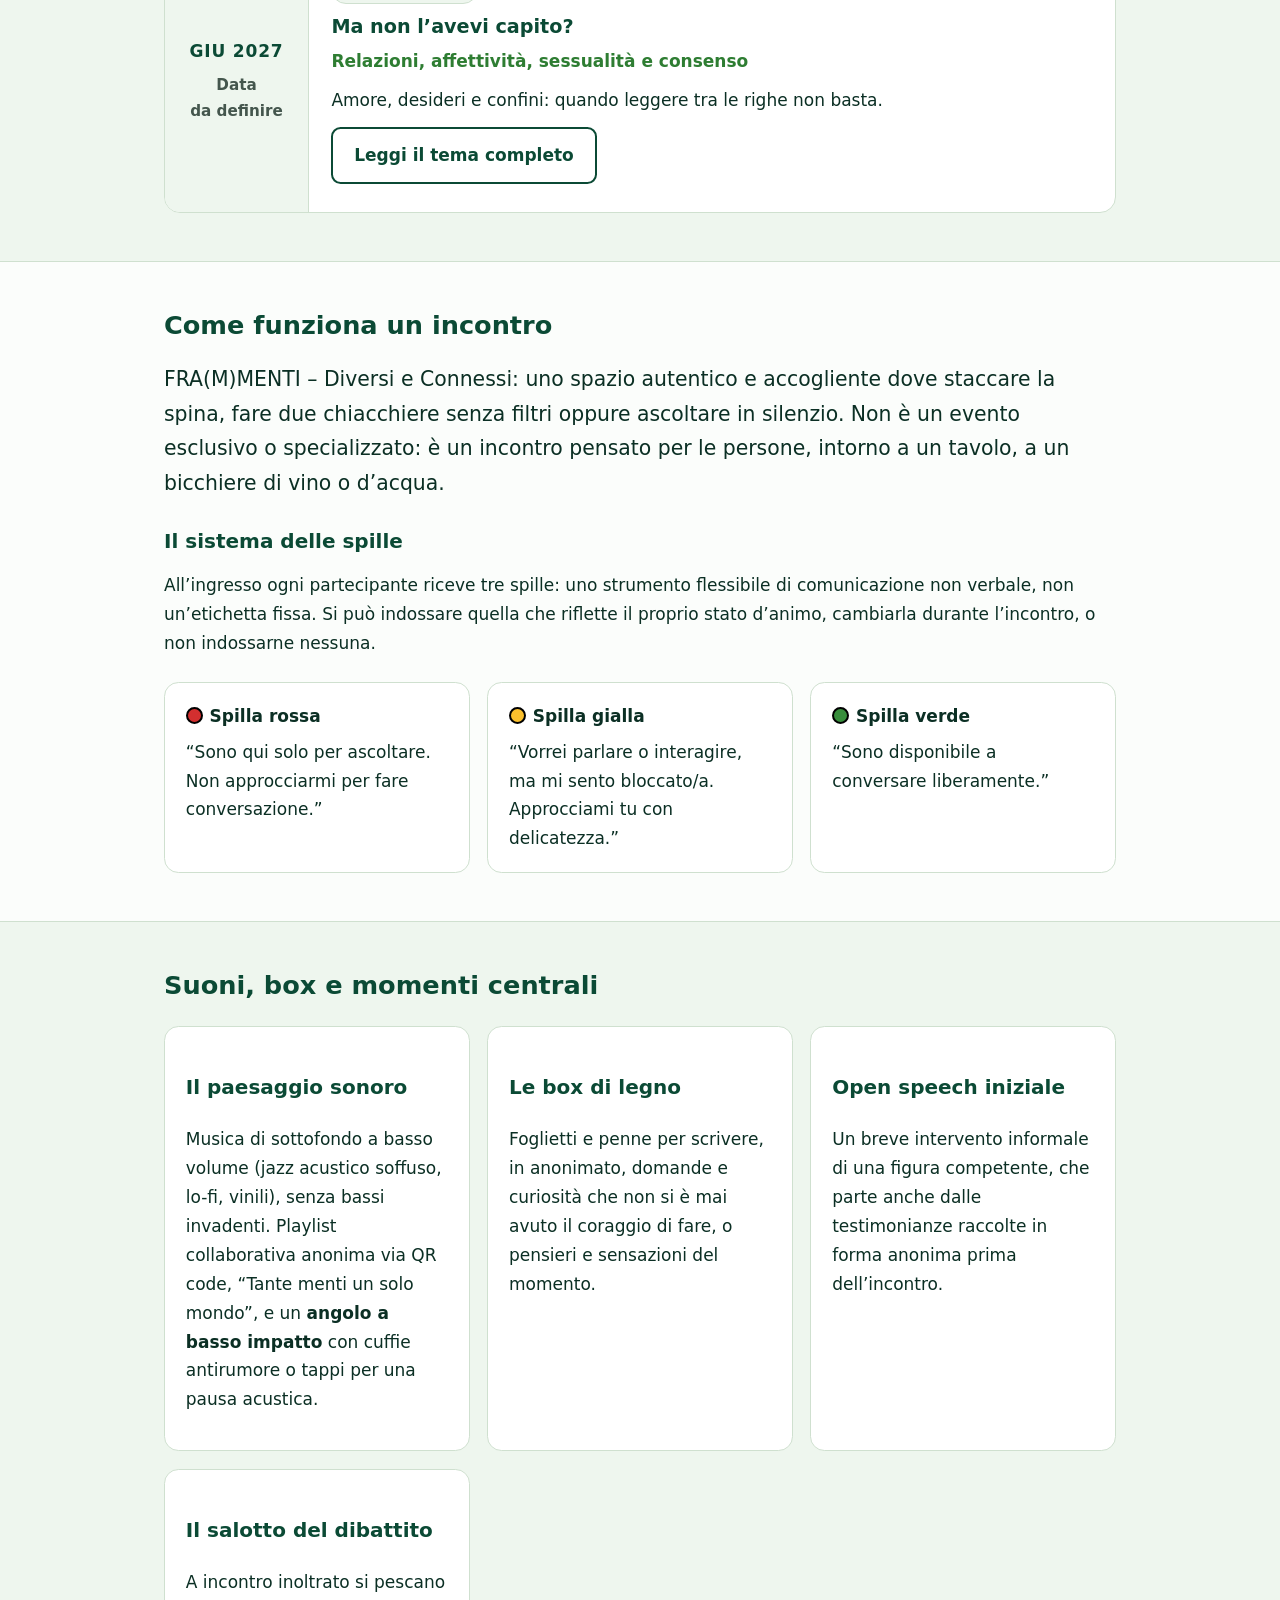
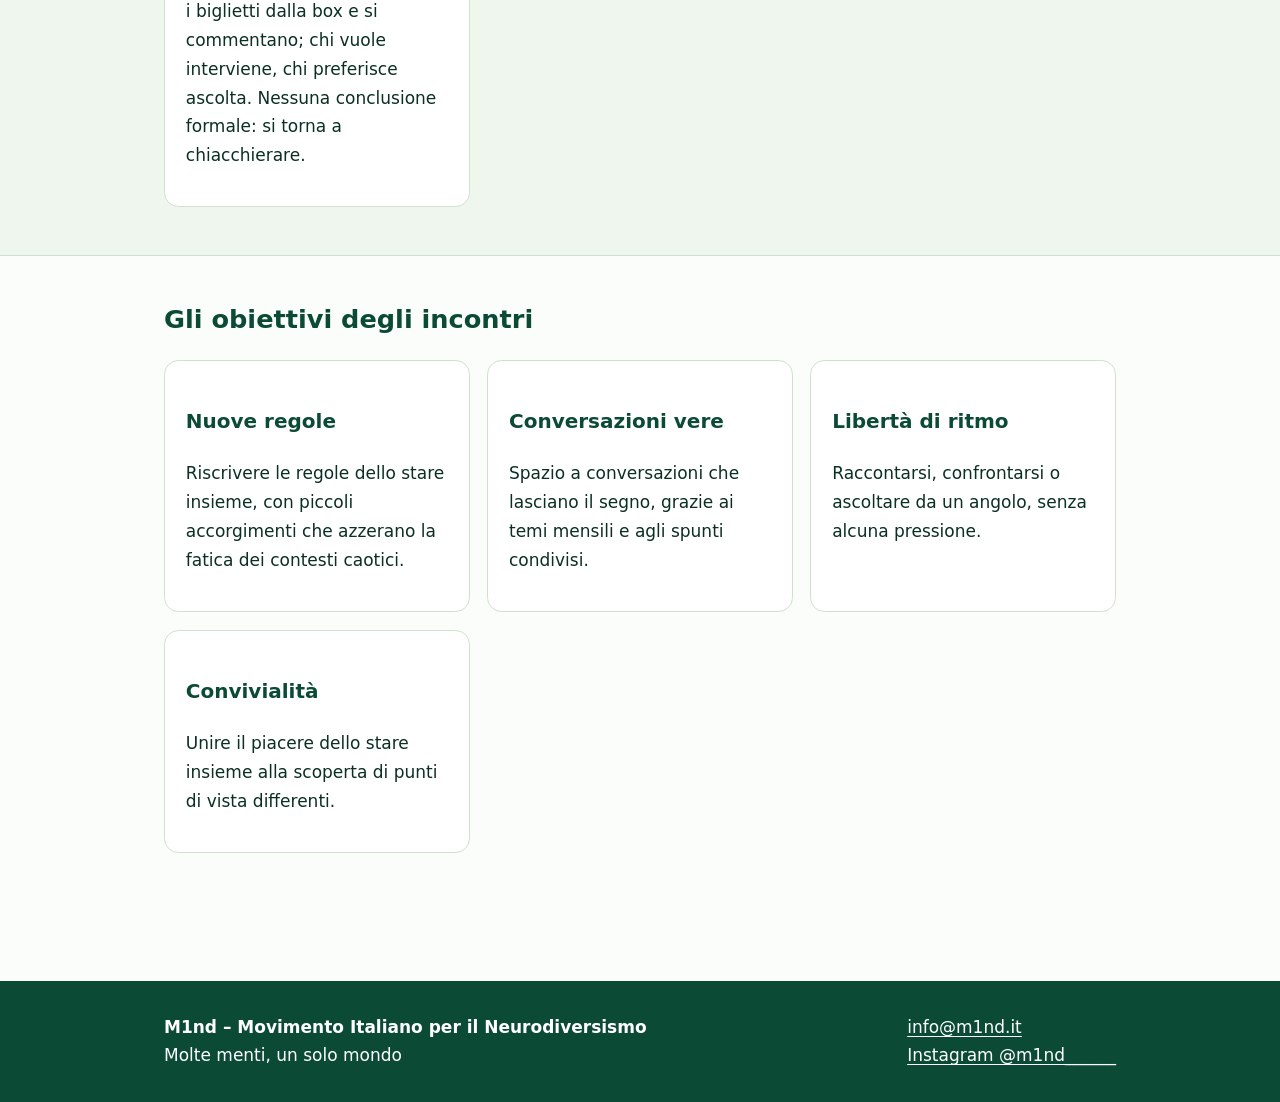
<file: eventi.html>
<!doctype html>
<html lang="it">
<head>
<meta charset="utf-8">
<meta name="viewport" content="width=device-width,initial-scale=1">
<title>Eventi · M1nd – Movimento Italiano per il Neurodiversismo</title>
<meta name="description" content="Gli eventi di M1nd: il prossimo incontro il 22 novembre 2026 a Firenze, il calendario degli incontri e il formato delle serate.">
<meta name="theme-color" content="#0b4a35">
<link rel="icon" href="assets/img/favicon.svg" type="image/svg+xml">
<link rel="icon" href="assets/img/favicon.ico" sizes="48x48">
<link rel="apple-touch-icon" href="assets/img/apple-touch-icon.png">
<link rel="stylesheet" href="css/style.css">
</head>
<body>
<a class="skip" href="#contenuto">Vai al contenuto</a>
<div class="a11y" role="region" aria-label="Strumenti di accessibilità"><div class="wrap">
<span>Accessibilità:</span>
<button type="button" data-a11y="minus" aria-label="Riduci dimensione del testo">A−</button>
<button type="button" data-a11y="plus" aria-label="Aumenta dimensione del testo">A+</button>
<button type="button" id="a-read" data-a11y="readable" aria-pressed="false">Carattere più leggibile</button>
<button type="button" id="a-contrast" data-a11y="contrast" aria-pressed="false">Alto contrasto</button>
<button type="button" data-a11y="reset">Ripristina</button>
</div></div>
<header class="site-header"><div class="wrap">
<a class="brand" href="index.html" aria-label="M1nd, Movimento Italiano per il Neurodiversismo – vai alla home"><img src="assets/img/logo-m1nd.jpg" alt="Logo M1nd: un cerchio di linee verdi intrecciate attorno alla scritta M1nd"></a>
<nav class="nav" aria-label="Principale"><ul><li><a href="index.html">Home</a></li><li><a href="eventi.html" aria-current="page">Eventi</a></li><li><a href="chi-siamo.html">Chi siamo</a></li><li><a href="blog.html">Blog</a></li><li><a href="contatti.html">Contatti</a></li></ul></nav>
</div></header>
<main id="contenuto" tabindex="-1">

<div class="page-head"><div class="wrap"><h1>Eventi</h1><p class="lead" style="margin:0">Incontri accoglienti, a ritmo di ciascuno.</p></div></div>

<section class="section" aria-labelledby="next-h"><div class="wrap">
<article class="next-event">
<div class="next-date" aria-hidden="true"><span class="d-day">22</span><span class="d-mon">novembre</span><span class="d-year">2026</span></div>
<div class="next-main">
<p class="tag tag-next">Prossimo evento · FRA(M)MENTI – Diversi e Connessi</p>
<h2 id="next-h">Che lingua parli?</h2>
<p class="lead" style="margin:.2rem 0 1rem">La comunicazione tipica e atipica. E se per capirci meglio dovessimo prima conoscere il modo di comunicare degli altri?</p>
<dl class="facts">
<div><dt>Quando</dt><dd><time datetime="2026-11-22T11:00">Domenica 22 novembre 2026, ore 11:00</time></dd></div>
<div><dt>Dove</dt><dd>Vineria Sonora<br>Via degli Alfani, 39 r, 50121 Firenze</dd></div>
<div><dt>Prenotazione</dt><dd>Consigliata, non obbligatoria: <a href="tel:+393331999093">333 199 9093</a></dd></div>
</dl>
<div class="notice" data-only-for="1" style="margin-top:1.4rem"><strong>Hai un dubbio o una curiosità sulla comunicazione tipica e atipica?</strong> Prima dell’evento puoi condividerla in forma <strong>anonima</strong> con un breve form: la useremo come spunto dell’incontro.<br><a href="https://docs.google.com/forms/d/e/1FAIpQLSccQDrlEojzVmCxET4_E5XEGixuj1VYZgu2FaWjBPD2hAXdPA/viewform" rel="noopener" target="_blank" class="btn" style="margin-top:.8rem">Compila il form anonimo<span class="sr"> (si apre in una nuova scheda)</span></a></div>
<p style="margin:1.2rem 0 0"><a class="btn" href="tel:+393331999093">Prenota al 333 199 9093</a> <button type="button" class="btn alt" data-open="ev-1">Leggi il tema</button> <a class="btn alt" href="mailto:info@m1nd.it">Chiedi informazioni</a></p>
</div>
</article>
</div></section>

<section class="section band" id="calendario" aria-labelledby="cal-h"><div class="wrap">
<h2 id="cal-h">Calendario degli incontri</h2>
<p>Otto incontri, uno al mese da novembre 2026 a giugno 2027, ognuno con un tema diverso. Le date da febbraio in poi non sono ancora definite: le pubblicheremo qui e su <a href="https://www.instagram.com/m1nd______/" rel="noopener" target="_blank">Instagram<span class="sr"> (si apre in una nuova scheda)</span></a>.</p>
<ol class="ev-list"><li data-n="1" data-start="2026-11-22T11:00" class="ev-row is-next"><div class="ev-date" aria-label="Incontro 1"><span class="d-day">22</span><span class="d-mon">nov 2026</span><span class="d-time">ore 11:00</span></div><div class="ev-body"><p class="tag tag-next">Prossimo evento</p><h3>Che lingua parli?</h3><p class="sub">La comunicazione tipica e atipica</p><p>E se per capirci meglio dovessimo prima conoscere il modo di comunicare degli altri?</p><button type="button" class="btn alt" data-open="ev-1">Leggi il tema completo<span class="sr"> di “Che lingua parli?”</span></button><dialog class="ev-modal" id="ev-1" aria-labelledby="ev-1-t"><article class="modal-card"><header class="modal-head"><div><p class="tag tag-next">Prossimo evento</p><h2 id="ev-1-t">Che lingua parli?</h2><p class="sub">La comunicazione tipica e atipica</p></div><button type="button" class="modal-close" data-close aria-label="Chiudi">×</button></header><div class="modal-body"><p>Quante volte ci è capitato di pensare: «Ma non ci capiamo!»? Magari diciamo una cosa e l’altra persona ne comprende un’altra. Oppure interpretiamo un silenzio o un gesto in un modo che non corrisponde alle intenzioni di chi abbiamo davanti.</p><p>Non tutti comunichiamo nello stesso modo. C’è chi preferisce essere diretto e preciso, chi si affida ai sottintesi, chi ha bisogno di qualche istante per rispondere e chi si esprime meglio per iscritto. Anche lo sguardo, il tono della voce e le pause possono assumere significati differenti.</p><p>Quando parliamo di comunicazione “tipica” e “atipica”, descriviamo modi più o meno abituali di comunicare, non persone giuste o sbagliate. Incontrarsi significa anche imparare a riconoscere queste differenze.</p><p>Tra racconti quotidiani e qualche spunto di psicologia, parleremo di parole, gesti e incomprensioni. Cercheremo insieme modi più chiari e rispettosi per ascoltarci, senza pretendere che tutti si esprimano allo stesso modo.</p><h4>Cinque idee per capirci meglio</h4><p>Partiremo dai cinque assiomi della comunicazione, formulati da Paul Watzlawick e dai suoi colleghi: principi che aiutano a osservare ciò che accade quando parliamo con qualcuno.</p><ol><li><strong>Anche il silenzio comunica.</strong> Prima di attribuire un significato a una pausa o a una mancata risposta, può essere utile chiedere.</li><li><strong>Non contano solo le parole.</strong> Una frase può informare, rassicurare o ferire anche in base al tono, al contesto e al rapporto tra le persone.</li><li><strong>Ognuno vive lo scambio dal proprio punto di vista.</strong> In una discussione possiamo essere convinti di reagire al comportamento dell’altro, mentre l’altro pensa esattamente la stessa cosa.</li><li><strong>Comunichiamo in molti modi.</strong> Parole, gesti, espressioni e sguardi contribuiscono allo scambio, ma non tutti li usiamo o li interpretiamo allo stesso modo.</li><li><strong>Le relazioni cambiano il dialogo.</strong> Tra amici, colleghi o persone con ruoli diversi possiamo comunicare in maniera differente.</li></ol><p>Chi evita il contatto visivo non è necessariamente disinteressato; chi chiede un chiarimento non è meno attento; chi parla in modo diretto non è per forza scortese. Spesso la comprensione comincia da una domanda fatta con curiosità, non da un giudizio.</p><p class="closing"><em>Comprendersi non significa parlare tutti la stessa lingua: significa essere disposti a conoscere quella degli altri.</em></p></div><footer class="modal-foot"><dl><div><dt>Quando</dt><dd>Domenica 22 novembre 2026, ore 11:00</dd></div><div><dt>Dove</dt><dd>Vineria Sonora<br>Via degli Alfani, 39 r, Firenze</dd></div><div><dt>Prenotazione</dt><dd>Consigliata: <a href="tel:+393331999093">333 199 9093</a></dd></div></dl></footer></article></dialog></div></li><li data-n="2" data-start="2026-12-20T11:00" class="ev-row"><div class="ev-date" aria-label="Incontro 2"><span class="d-day">20</span><span class="d-mon">dic 2026</span><span class="d-time">ore 11:00</span></div><div class="ev-body"><p class="tag">Incontro 2 di 8</p><h3>Il volume del mondo!</h3><p class="sub">Quando i sensi chiedono una pausa: sensorialità e sovraccarico</p><p>E se ciò che per qualcuno è piacevole e stimolante, per qualcun altro fosse troppo?</p><button type="button" class="btn alt" data-open="ev-2">Leggi il tema completo<span class="sr"> di “Il volume del mondo!”</span></button><dialog class="ev-modal" id="ev-2" aria-labelledby="ev-2-t"><article class="modal-card"><header class="modal-head"><div><p class="tag">Incontro 2 di 8</p><h2 id="ev-2-t">Il volume del mondo!</h2><p class="sub">Quando i sensi chiedono una pausa: sensorialità e sovraccarico</p></div><button type="button" class="modal-close" data-close aria-label="Chiudi">×</button></header><div class="modal-body"><p>Ti è mai capitato di entrare in un locale e sentirti subito bene? O, al contrario, di voler uscire dopo pochi minuti senza sapere bene perché? Musica alta, molte voci sovrapposte, luci intense, odori persistenti e spazi affollati possono rendere faticosa anche una situazione piacevole.</p><p>Non tutti viviamo gli stimoli nello stesso modo. Un ambiente vivace può dare energia a qualcuno e affaticare qualcun altro. Non c’è un’unica soglia di comfort: le nostre sensibilità cambiano da persona a persona e, a volte, anche da un giorno all’altro.</p><p>Incontrandoci tra una bevanda e qualche esperienza quotidiana, parleremo di sensorialità, sovraccarico e paesaggio sonoro: l’insieme dei suoni che ci circondano e che influenza il nostro benessere. Scopriremo perché il volume non è l’unica questione: contano anche la quantità degli stimoli, la possibilità di prevederli e la libertà di allontanarsene.</p><p>Rifletteremo su accorgimenti semplici che possono fare una grande differenza: musica più soffusa, informazioni chiare sull’ambiente, illuminazione adatta e la possibilità di fermarsi in un angolo tranquillo. Cercare silenzio non significa essere meno socievoli, così come amare gli ambienti vivaci non significa essere meno sensibili.</p><p class="spunto"><strong>Uno spunto da cui partire:</strong> Quali piccoli cambiamenti renderebbero i luoghi che frequenti più confortevoli per te?</p><p class="closing"><em>A volte, per stare meglio insieme, basta imparare ad abbassare il volume del mondo.</em></p></div><footer class="modal-foot"><dl><div><dt>Quando</dt><dd>Domenica 20 dicembre 2026, ore 11:00</dd></div><div><dt>Dove</dt><dd>Vineria Sonora<br>Via degli Alfani, 39 r, Firenze</dd></div><div><dt>Prenotazione</dt><dd>Consigliata: <a href="tel:+393331999093">333 199 9093</a></dd></div></dl></footer></article></dialog></div></li><li data-n="3" data-start="2027-01-24T11:00" class="ev-row"><div class="ev-date" aria-label="Incontro 3"><span class="d-day">24</span><span class="d-mon">gen 2027</span><span class="d-time">ore 11:00</span></div><div class="ev-body"><p class="tag">Incontro 3 di 8</p><h3>E se la tua mente prendesse strade alternative?</h3><p class="sub">Pensiero divergente, iperfocus e stato di flusso</p><p>Pensieri che saltano, idee che si intrecciano e mondi in cui perdersi.</p><button type="button" class="btn alt" data-open="ev-3">Leggi il tema completo<span class="sr"> di “E se la tua mente prendesse strade alternative?”</span></button><dialog class="ev-modal" id="ev-3" aria-labelledby="ev-3-t"><article class="modal-card"><header class="modal-head"><div><p class="tag">Incontro 3 di 8</p><h2 id="ev-3-t">E se la tua mente prendesse strade alternative?</h2><p class="sub">Pensiero divergente, iperfocus e stato di flusso</p></div><button type="button" class="modal-close" data-close aria-label="Chiudi">×</button></header><div class="modal-body"><p>Ti è mai venuta un’idea che sembrava non avere nulla a che fare con la conversazione, ma che all’improvviso ha aperto una strada nuova? Oppure ti sei immerso in un’attività così tanto da perdere la percezione del tempo?</p><p>La mente non procede sempre in linea retta. A volte crea collegamenti inattesi, esplora molte possibilità o concentra tutte le sue energie su un unico interesse. Non c’è un solo modo di pensare, creare o prestare attenzione.</p><p>Parleremo di pensiero divergente, cioè della capacità di immaginare soluzioni diverse da quelle più immediate; di iperfocus, una concentrazione molto intensa che può essere preziosa ma rendere difficile interrompersi; e di stato di flusso, quando ci sentiamo coinvolti e presenti in quello che facciamo, quasi senza percepire lo sforzo.</p><p>Attraverso racconti, curiosità e piccoli giochi di immaginazione, ci chiederemo come queste esperienze influenzino lavoro, interessi e relazioni. Una mente che cambia percorso non è necessariamente distratta: a volte sta costruendo un collegamento che altri non avevano visto.</p><p class="spunto"><strong>Uno spunto da cui partire:</strong> Quando un modo insolito di pensare ti ha aiutato a vedere qualcosa da una prospettiva nuova?</p><p class="closing"><em>Le strade della mente sono tante: la ricchezza nasce anche da quelle meno prevedibili.</em></p></div><footer class="modal-foot"><dl><div><dt>Quando</dt><dd>Domenica 24 gennaio 2027, ore 11:00</dd></div><div><dt>Dove</dt><dd>Vineria Sonora<br>Via degli Alfani, 39 r, Firenze</dd></div><div><dt>Prenotazione</dt><dd>Consigliata: <a href="tel:+393331999093">333 199 9093</a></dd></div></dl></footer></article></dialog></div></li><li data-n="4" class="ev-row"><div class="ev-date" aria-label="Incontro 4"><span class="d-mon">feb 2027</span><span class="d-tbd">Data<br>da definire</span></div><div class="ev-body"><p class="tag">Incontro 4 di 8</p><h3>Che fatica essere normali!</h3><p class="sub">Masking, adattamento e burnout sociale</p><p>Le maschere che indossiamo, le aspettative degli altri e il coraggio di essere sé stessi.</p><button type="button" class="btn alt" data-open="ev-4">Leggi il tema completo<span class="sr"> di “Che fatica essere normali!”</span></button><dialog class="ev-modal" id="ev-4" aria-labelledby="ev-4-t"><article class="modal-card"><header class="modal-head"><div><p class="tag">Incontro 4 di 8</p><h2 id="ev-4-t">Che fatica essere normali!</h2><p class="sub">Masking, adattamento e burnout sociale</p></div><button type="button" class="modal-close" data-close aria-label="Chiudi">×</button></header><div class="modal-body"><p>Ti è mai capitato di sorridere quando non ne avevi voglia, di controllare ogni parola prima di parlare o di tornare a casa esausto dopo una serata apparentemente piacevole?</p><p>Nella vita sociale ci adattiamo continuamente: cambiamo tono, gesti e comportamento a seconda del contesto. Questo può essere naturale e utile. Ma quando sentiamo di dover nascondere ogni giorno una parte di noi per essere accettati, lo sforzo può diventare pesante.</p><p>Parleremo di masking, il tentativo di mascherare o modificare il proprio modo spontaneo di comportarsi per rispettare aspettative sociali, evitare giudizi o sentirsi inclusi. Esploreremo anche la fatica sociale e il possibile esaurimento che può accompagnare un adattamento continuo, soprattutto quando mancano momenti di recupero.</p><p>Non si tratta di eliminare ogni forma di adattamento, ma di riconoscere quando ci aiuta e quando ci fa stare male. Ci confronteremo su come rispettare i limiti personali, accettare le pause e costruire relazioni in cui non sia necessario recitare continuamente un ruolo.</p><p class="spunto"><strong>Uno spunto da cui partire:</strong> Quando ti senti libero di essere te stesso, senza dover controllare ogni gesto?</p><p class="closing"><em>Il traguardo non è sembrare tutti più normali, ma rendere meno faticoso essere sé stessi.</em></p></div><footer class="modal-foot"><dl><div><dt>Quando</dt><dd>Febbraio 2027 · data e orario da definire</dd></div><div><dt>Dove</dt><dd>Vineria Sonora<br>Via degli Alfani, 39 r, Firenze</dd></div><div><dt>Prenotazione</dt><dd>Consigliata: <a href="tel:+393331999093">333 199 9093</a></dd></div></dl></footer></article></dialog></div></li><li data-n="5" class="ev-row"><div class="ev-date" aria-label="Incontro 5"><span class="d-mon">mar 2027</span><span class="d-tbd">Data<br>da definire</span></div><div class="ev-body"><p class="tag">Incontro 5 di 8</p><h3>Lo faccio domani! Forse…</h3><p class="sub">Pianificazione, funzioni esecutive e procrastinazione</p><p>Quella strana distanza tra voler fare qualcosa e riuscire davvero a cominciare.</p><button type="button" class="btn alt" data-open="ev-5">Leggi il tema completo<span class="sr"> di “Lo faccio domani! Forse…”</span></button><dialog class="ev-modal" id="ev-5" aria-labelledby="ev-5-t"><article class="modal-card"><header class="modal-head"><div><p class="tag">Incontro 5 di 8</p><h2 id="ev-5-t">Lo faccio domani! Forse…</h2><p class="sub">Pianificazione, funzioni esecutive e procrastinazione</p></div><button type="button" class="modal-close" data-close aria-label="Chiudi">×</button></header><div class="modal-body"><p>Sai perfettamente che dovresti rispondere a un messaggio, iniziare un progetto o sistemare una piccola incombenza. Eppure continui a rimandare. È sempre mancanza di volontà? Non necessariamente.</p><p>Tra un’intenzione e l’azione entrano in gioco molte capacità: organizzare i passi, scegliere una priorità, gestire il tempo e l’attenzione, iniziare e poi passare da un’attività all’altra. Sono alcune delle cosiddette funzioni esecutive, che possono funzionare in modo diverso da persona a persona.</p><p>Parleremo di procrastinazione e dei motivi per cui rimandiamo anche cose importanti. Stress, emozioni, motivazione e percezione del tempo possono incidere; talvolta l’ostacolo più grande non è portare a termine un compito, ma capire da dove partire.</p><p>Tra esempi quotidiani, racconti e qualche sorriso, proveremo a distinguere il giudizio («non ti impegni abbastanza») da una domanda più utile: «Che cosa rende difficile cominciare?». Non sarà un corso per diventare perfettamente produttivi, ma un’occasione per capire meglio i nostri modi di funzionare.</p><p class="spunto"><strong>Uno spunto da cui partire:</strong> Qual è una piccola attività che per te è sorprendentemente difficile iniziare?</p><p class="closing"><em>Non dobbiamo fare tutto allo stesso modo: possiamo cercare il modo giusto per ciò che conta.</em></p></div><footer class="modal-foot"><dl><div><dt>Quando</dt><dd>Marzo 2027 · data e orario da definire</dd></div><div><dt>Dove</dt><dd>Vineria Sonora<br>Via degli Alfani, 39 r, Firenze</dd></div><div><dt>Prenotazione</dt><dd>Consigliata: <a href="tel:+393331999093">333 199 9093</a></dd></div></dl></footer></article></dialog></div></li><li data-n="6" class="ev-row"><div class="ev-date" aria-label="Incontro 6"><span class="d-mon">apr 2027</span><span class="d-tbd">Data<br>da definire</span></div><div class="ev-body"><p class="tag">Incontro 6 di 8</p><h3>Ti capisco. O forse no?</h3><p class="sub">Empatia, alessitimia e reattività emotiva</p><p>Sentire un’emozione, capirla e riuscire a raccontarla non sono la stessa cosa.</p><button type="button" class="btn alt" data-open="ev-6">Leggi il tema completo<span class="sr"> di “Ti capisco. O forse no?”</span></button><dialog class="ev-modal" id="ev-6" aria-labelledby="ev-6-t"><article class="modal-card"><header class="modal-head"><div><p class="tag">Incontro 6 di 8</p><h2 id="ev-6-t">Ti capisco. O forse no?</h2><p class="sub">Empatia, alessitimia e reattività emotiva</p></div><button type="button" class="modal-close" data-close aria-label="Chiudi">×</button></header><div class="modal-body"><p>C’è chi si commuove facilmente, chi non mostra quello che prova, chi cerca subito una soluzione pratica e chi vorrebbe soltanto essere ascoltato. Tutte queste differenze possono creare incomprensioni anche tra persone che si vogliono bene.</p><p>Esploreremo l’empatia, che può significare comprendere il vissuto dell’altro senza necessariamente provare la stessa emozione; l’alessitimia, cioè la difficoltà a riconoscere e descrivere ciò che si prova; e la reattività emotiva, il modo in cui ciascuno risponde agli eventi emotivamente importanti.</p><p>Avere bisogno di tempo per trovare le parole non significa non provare emozioni. E chi reagisce intensamente non sta necessariamente esagerando. Spesso confondiamo il modo in cui un sentimento viene espresso con l’intensità con cui viene vissuto.</p><p>Tra racconti e spunti di psicologia parleremo di come chiedere chiarimenti, rispettare i tempi emotivi e comunicare meglio i propri bisogni, senza aspettarsi che l’altro indovini tutto. L’obiettivo non sarà stabilire chi sia più sensibile, ma ampliare i modi in cui possiamo comprenderci.</p><p class="spunto"><strong>Uno spunto da cui partire:</strong> Ti è mai capitato di sentirti frainteso proprio nel momento in cui cercavi di esprimere un’emozione?</p><p class="closing"><em>Forse il primo passo per dire «ti capisco» è chiedere: «Mi aiuti a capire?»</em></p></div><footer class="modal-foot"><dl><div><dt>Quando</dt><dd>Aprile 2027 · data e orario da definire</dd></div><div><dt>Dove</dt><dd>Vineria Sonora<br>Via degli Alfani, 39 r, Firenze</dd></div><div><dt>Prenotazione</dt><dd>Consigliata: <a href="tel:+393331999093">333 199 9093</a></dd></div></dl></footer></article></dialog></div></li><li data-n="7" class="ev-row"><div class="ev-date" aria-label="Incontro 7"><span class="d-mon">mag 2027</span><span class="d-tbd">Data<br>da definire</span></div><div class="ev-body"><p class="tag">Incontro 7 di 8</p><h3>Ma a quest’età non dovresti già…?</h3><p class="sub">Traiettorie di vita fuori dagli schemi</p><p>La vita non è una lista di cose da spuntare.</p><button type="button" class="btn alt" data-open="ev-7">Leggi il tema completo<span class="sr"> di “Ma a quest’età non dovresti già…?”</span></button><dialog class="ev-modal" id="ev-7" aria-labelledby="ev-7-t"><article class="modal-card"><header class="modal-head"><div><p class="tag">Incontro 7 di 8</p><h2 id="ev-7-t">Ma a quest’età non dovresti già…?</h2><p class="sub">Traiettorie di vita fuori dagli schemi</p></div><button type="button" class="modal-close" data-close aria-label="Chiudi">×</button></header><div class="modal-body"><p>«Alla tua età dovresti avere un lavoro stabile.» «Quando ti sistemi?» «Non è ora di fare famiglia?» Sono frasi che molti di noi hanno sentito, spesso finendo per ripeterle anche a sé stessi.</p><p>Ci viene raccontata una successione di tappe quasi obbligatorie: studio, lavoro, indipendenza, relazione e stabilità. Ma la vita reale raramente segue un programma uguale per tutti. C’è chi cambia strada a quarant’anni, chi scopre una passione più tardi, chi sceglie una famiglia diversa da quella immaginata dagli altri e chi ha bisogno di tempi personali.</p><p>Parleremo di aspettative sociali, confronti e della sensazione di essere «in ritardo». Esploreremo come opportunità, ostacoli, condizioni di partenza e modi di funzionare diversi possano influenzare i tempi dello studio, del lavoro, delle relazioni e dell’autonomia.</p><p>Attraverso esperienze personali e spunti culturali ci chiederemo come distinguere i desideri autentici dai traguardi che pensiamo di dover raggiungere. Non per affermare che ogni strada alternativa sia migliore, ma per riconoscere che esistono molti modi di costruire una vita significativa.</p><p class="spunto"><strong>Uno spunto da cui partire:</strong> Quale aspettativa legata all’età vorresti poter lasciare andare?</p><p class="closing"><em>Non siamo tutti in ritardo o in anticipo: possiamo semplicemente seguire percorsi diversi.</em></p></div><footer class="modal-foot"><dl><div><dt>Quando</dt><dd>Maggio 2027 · data e orario da definire</dd></div><div><dt>Dove</dt><dd>Vineria Sonora<br>Via degli Alfani, 39 r, Firenze</dd></div><div><dt>Prenotazione</dt><dd>Consigliata: <a href="tel:+393331999093">333 199 9093</a></dd></div></dl></footer></article></dialog></div></li><li data-n="8" class="ev-row"><div class="ev-date" aria-label="Incontro 8"><span class="d-mon">giu 2027</span><span class="d-tbd">Data<br>da definire</span></div><div class="ev-body"><p class="tag">Incontro 8 di 8</p><h3>Ma non l’avevi capito?</h3><p class="sub">Relazioni, affettività, sessualità e consenso</p><p>Amore, desideri e confini: quando leggere tra le righe non basta.</p><button type="button" class="btn alt" data-open="ev-8">Leggi il tema completo<span class="sr"> di “Ma non l’avevi capito?”</span></button><dialog class="ev-modal" id="ev-8" aria-labelledby="ev-8-t"><article class="modal-card"><header class="modal-head"><div><p class="tag">Incontro 8 di 8</p><h2 id="ev-8-t">Ma non l’avevi capito?</h2><p class="sub">Relazioni, affettività, sessualità e consenso</p></div><button type="button" class="modal-close" data-close aria-label="Chiudi">×</button></header><div class="modal-body"><p>«Se ci tenesse davvero, lo capirebbe da solo.» Nelle relazioni capita spesso di affidarsi a segnali, sguardi e sottintesi, sperando che l’altra persona comprenda desideri e bisogni senza parlarne apertamente. Ma questa attesa può produrre incomprensioni.</p><p>Parleremo dei modelli affettivi che impariamo da famiglia, racconti e abitudini sociali: come si dovrebbe dimostrare interesse, quale relazione sarebbe quella «giusta», quanto dovremmo desiderare e come esprimere un confine personale.</p><p>Dedicheremo particolare attenzione alla comunicazione del consenso: partecipare a un’esperienza intima deve essere una scelta libera, consapevole e reciproca. Un consenso è specifico, può essere ritirato in qualunque momento e non va dedotto dal silenzio o da un sì espresso in passato.</p><p>Rifletteremo anche su come dire di no senza vergogna, accogliere un rifiuto con rispetto e riconoscere che non tutti attribuiamo lo stesso significato all’intimità, al contatto fisico o ai segnali sociali. Comunicare chiaramente non toglie spontaneità alle relazioni: può renderle più sicure e autentiche.</p><p class="spunto"><strong>Uno spunto da cui partire:</strong> Come possiamo parlare di desideri e confini in modo chiaro, rispettoso e senza pressioni?</p><p class="closing"><em>La vera intesa non è indovinare tutto, ma sentirsi liberi di dirsi le cose e sicuri di essere ascoltati.</em></p></div><footer class="modal-foot"><dl><div><dt>Quando</dt><dd>Giugno 2027 · data e orario da definire</dd></div><div><dt>Dove</dt><dd>Vineria Sonora<br>Via degli Alfani, 39 r, Firenze</dd></div><div><dt>Prenotazione</dt><dd>Consigliata: <a href="tel:+393331999093">333 199 9093</a></dd></div></dl></footer></article></dialog></div></li></ol>
</div></section>

<section class="section" aria-labelledby="fmt-h"><div class="wrap">
<h2 id="fmt-h">Come funziona un incontro</h2>
<p class="lead">FRA(M)MENTI – Diversi e Connessi: uno spazio autentico e accogliente dove staccare la spina, fare due chiacchiere senza filtri oppure ascoltare in silenzio. Non è un evento esclusivo o specializzato: è un incontro pensato per le persone, intorno a un tavolo, a un bicchiere di vino o d’acqua.</p>
<h3>Il sistema delle spille</h3>
<p>All’ingresso ogni partecipante riceve tre spille: uno strumento flessibile di comunicazione non verbale, non un’etichetta fissa. Si può indossare quella che riflette il proprio stato d’animo, cambiarla durante l’incontro, o non indossarne nessuna.</p>
<ul class="grid">
<li class="card"><h4 style="margin:0 0 .4rem"><span class="dot r" aria-hidden="true"></span>Spilla rossa</h4><p style="margin:0">“Sono qui solo per ascoltare. Non approcciarmi per fare conversazione.”</p></li>
<li class="card"><h4 style="margin:0 0 .4rem"><span class="dot y" aria-hidden="true"></span>Spilla gialla</h4><p style="margin:0">“Vorrei parlare o interagire, ma mi sento bloccato/a. Approcciami tu con delicatezza.”</p></li>
<li class="card"><h4 style="margin:0 0 .4rem"><span class="dot v" aria-hidden="true"></span>Spilla verde</h4><p style="margin:0">“Sono disponibile a conversare liberamente.”</p></li>
</ul>
</div></section>

<section class="section band" aria-labelledby="sp-h"><div class="wrap">
<h2 id="sp-h">Suoni, box e momenti centrali</h2>
<ul class="grid">
<li class="card"><h3>Il paesaggio sonoro</h3><p>Musica di sottofondo a basso volume (jazz acustico soffuso, lo-fi, vinili), senza bassi invadenti. Playlist collaborativa anonima via QR code, “Tante menti un solo mondo”, e un <strong>angolo a basso impatto</strong> con cuffie antirumore o tappi per una pausa acustica.</p></li>
<li class="card"><h3>Le box di legno</h3><p>Foglietti e penne per scrivere, in anonimato, domande e curiosità che non si è mai avuto il coraggio di fare, o pensieri e sensazioni del momento.</p></li>
<li class="card"><h3>Open speech iniziale</h3><p>Un breve intervento informale di una figura competente, che parte anche dalle testimonianze raccolte in forma anonima prima dell’incontro.</p></li>
<li class="card"><h3>Il salotto del dibattito</h3><p>A incontro inoltrato si pescano i biglietti dalla box e si commentano; chi vuole interviene, chi preferisce ascolta. Nessuna conclusione formale: si torna a chiacchierare.</p></li>
</ul>
</div></section>

<section class="section" aria-labelledby="ob-h"><div class="wrap">
<h2 id="ob-h">Gli obiettivi degli incontri</h2>
<ul class="grid">
<li class="card"><h3>Nuove regole</h3><p>Riscrivere le regole dello stare insieme, con piccoli accorgimenti che azzerano la fatica dei contesti caotici.</p></li>
<li class="card"><h3>Conversazioni vere</h3><p>Spazio a conversazioni che lasciano il segno, grazie ai temi mensili e agli spunti condivisi.</p></li>
<li class="card"><h3>Libertà di ritmo</h3><p>Raccontarsi, confrontarsi o ascoltare da un angolo, senza alcuna pressione.</p></li>
<li class="card"><h3>Convivialità</h3><p>Unire il piacere dello stare insieme alla scoperta di punti di vista differenti.</p></li>
</ul>
</div></section>
</main>
<footer class="site-footer"><div class="wrap">
<div><strong>M1nd – Movimento Italiano per il Neurodiversismo</strong><br>Molte menti, un solo mondo</div>
<div><a href="mailto:info@m1nd.it">info@m1nd.it</a><br><a href="https://www.instagram.com/m1nd______/" rel="noopener" target="_blank">Instagram @m1nd______<span class="sr"> (si apre in una nuova scheda)</span></a></div>
</div></footer>
<script src="js/config.js"></script>
<script src="js/main.js"></script>
<script src="js/events.js"></script>
</body></html>
</file>
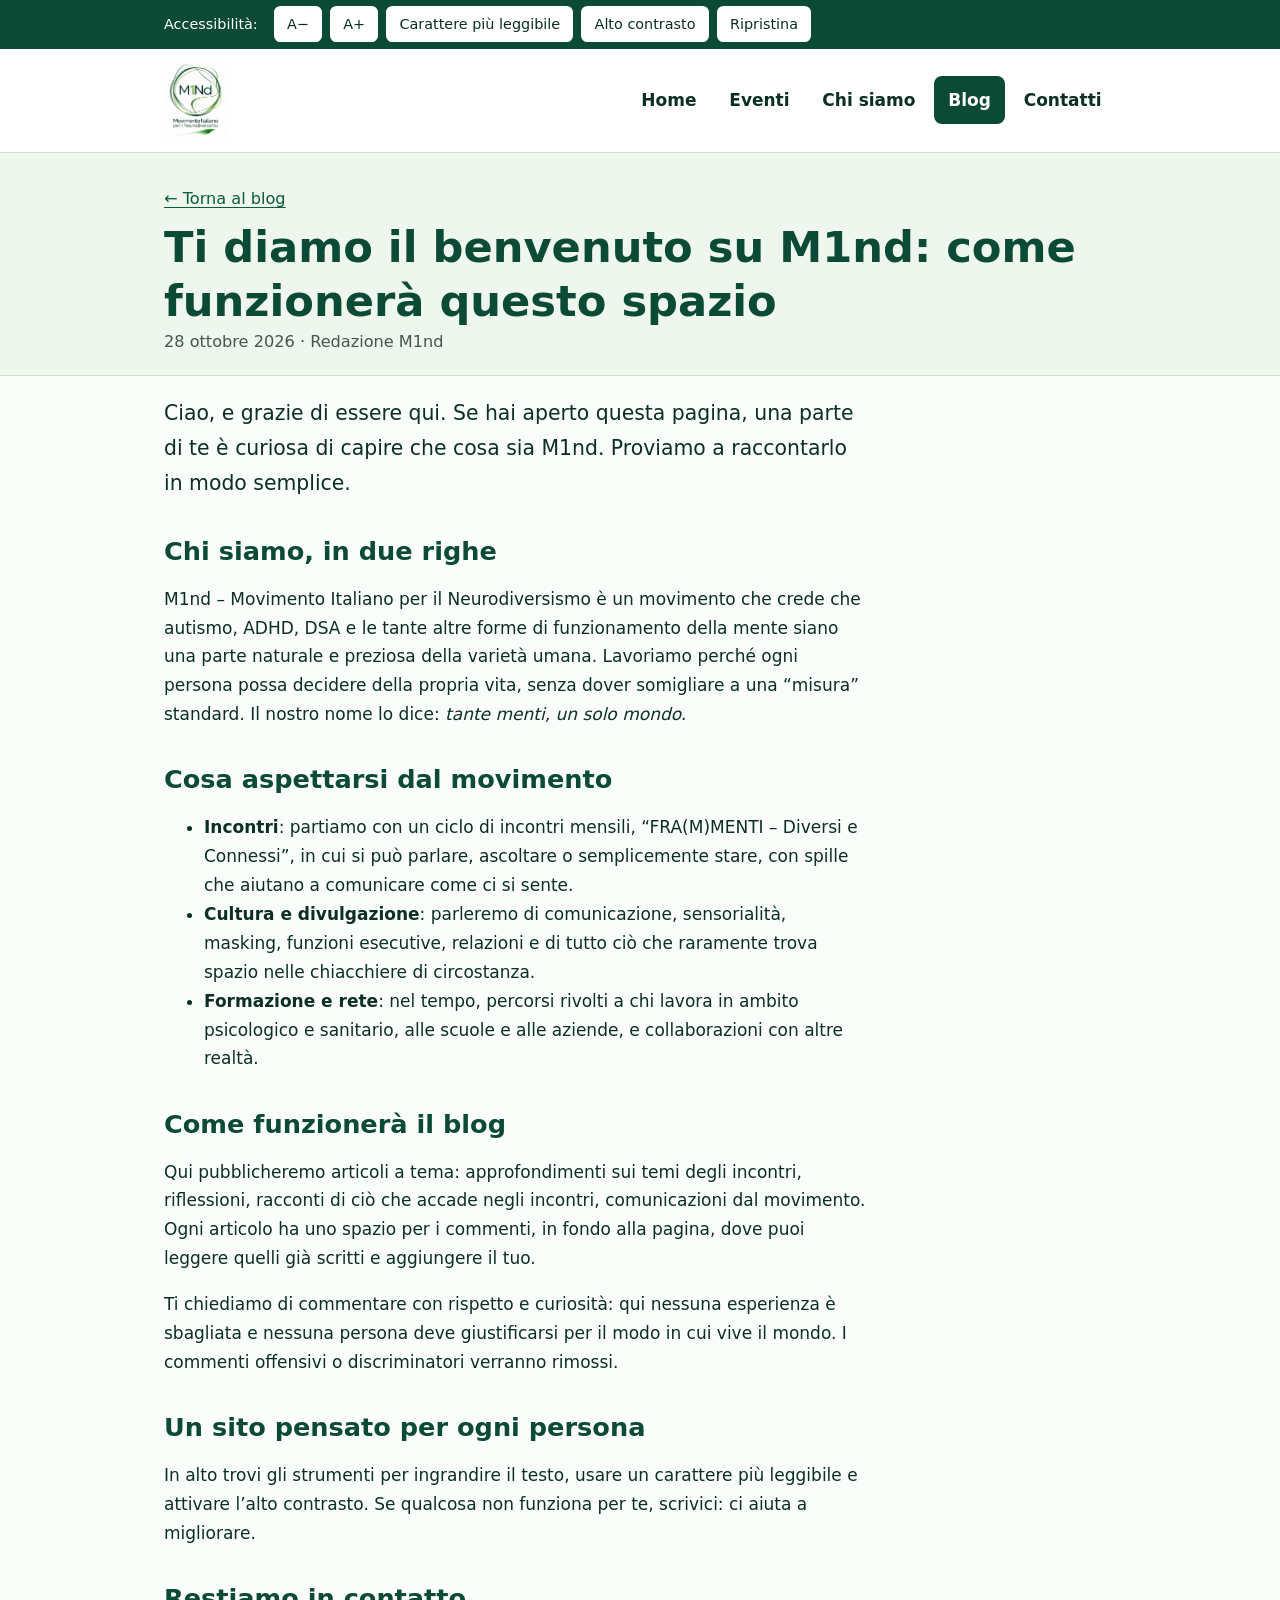
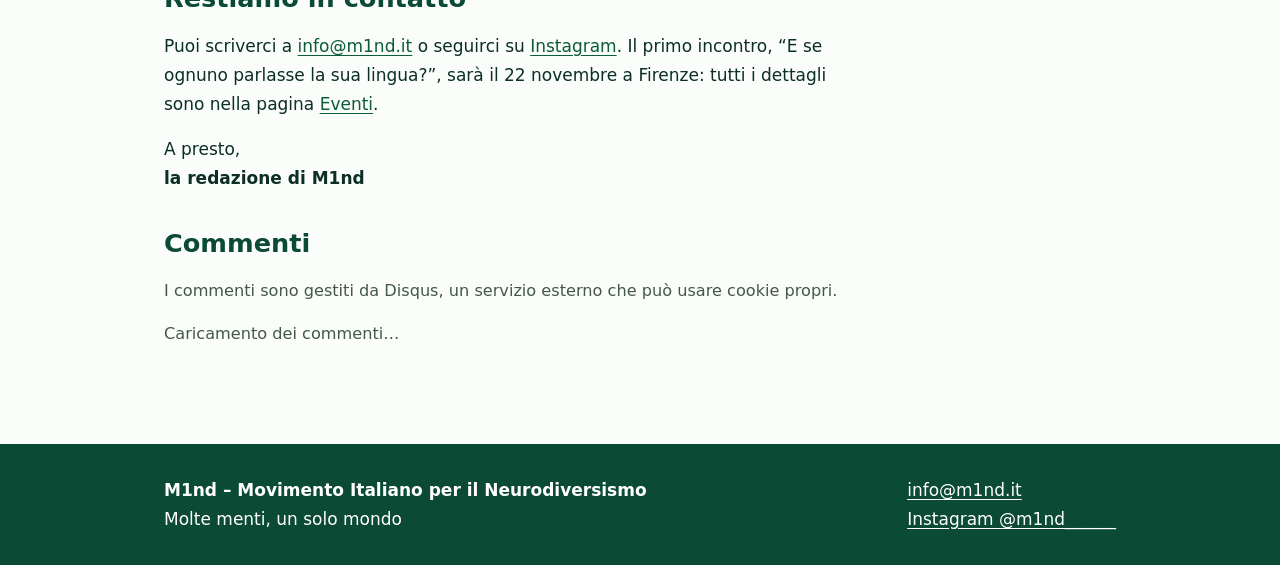
<file: blog/benvenuti.html>
<!doctype html>
<html lang="it">
<head>
<meta charset="utf-8">
<meta name="viewport" content="width=device-width,initial-scale=1">
<title>Il benvenuto di M1nd · M1nd – Movimento Italiano per il Neurodiversismo</title>
<meta name="description" content="Il benvenuto di M1nd: cosa trovi sul sito, come funziona il blog e cosa aspettarsi dal movimento.">
<meta name="theme-color" content="#0b4a35">
<link rel="icon" href="../assets/img/favicon.svg" type="image/svg+xml">
<link rel="icon" href="../assets/img/favicon.ico" sizes="48x48">
<link rel="apple-touch-icon" href="../assets/img/apple-touch-icon.png">
<link rel="stylesheet" href="../css/style.css">
</head>
<body>
<a class="skip" href="#contenuto">Vai al contenuto</a>
<div class="a11y" role="region" aria-label="Strumenti di accessibilità"><div class="wrap">
<span>Accessibilità:</span>
<button type="button" data-a11y="minus" aria-label="Riduci dimensione del testo">A−</button>
<button type="button" data-a11y="plus" aria-label="Aumenta dimensione del testo">A+</button>
<button type="button" id="a-read" data-a11y="readable" aria-pressed="false">Carattere più leggibile</button>
<button type="button" id="a-contrast" data-a11y="contrast" aria-pressed="false">Alto contrasto</button>
<button type="button" data-a11y="reset">Ripristina</button>
</div></div>
<header class="site-header"><div class="wrap">
<a class="brand" href="../index.html" aria-label="M1nd, Movimento Italiano per il Neurodiversismo – vai alla home"><img src="../assets/img/logo-m1nd.jpg" alt="Logo M1nd: un cerchio di linee verdi intrecciate attorno alla scritta M1nd"></a>
<nav class="nav" aria-label="Principale"><ul><li><a href="../index.html">Home</a></li><li><a href="../eventi.html">Eventi</a></li><li><a href="../chi-siamo.html">Chi siamo</a></li><li><a href="../blog.html" aria-current="page">Blog</a></li><li><a href="../contatti.html">Contatti</a></li></ul></nav>
</div></header>
<main id="contenuto" tabindex="-1">

<div class="page-head"><div class="wrap"><p class="post-meta" style="margin:0"><a href="../blog.html">← Torna al blog</a></p><h1 style="margin-top:.5rem">Ti diamo il benvenuto su M1nd: come funzionerà questo spazio</h1><p class="post-meta" style="margin:0"><time datetime="2026-10-28">28 ottobre 2026</time> · Redazione M1nd</p></div></div>
<div class="wrap"><article class="post">
<p class="lead">Ciao, e grazie di essere qui. Se hai aperto questa pagina, una parte di te è curiosa di capire che cosa sia M1nd. Proviamo a raccontarlo in modo semplice.</p>
<h2>Chi siamo, in due righe</h2>
<p>M1nd – Movimento Italiano per il Neurodiversismo è un movimento che crede che autismo, ADHD, DSA e le tante altre forme di funzionamento della mente siano una parte naturale e preziosa della varietà umana. Lavoriamo perché ogni persona possa decidere della propria vita, senza dover somigliare a una “misura” standard. Il nostro nome lo dice: <em>tante menti, un solo mondo</em>.</p>
<h2>Cosa aspettarsi dal movimento</h2>
<ul>
<li><strong>Incontri</strong>: partiamo con un ciclo di incontri mensili, “FRA(M)MENTI – Diversi e Connessi”, in cui si può parlare, ascoltare o semplicemente stare, con spille che aiutano a comunicare come ci si sente.</li>
<li><strong>Cultura e divulgazione</strong>: parleremo di comunicazione, sensorialità, masking, funzioni esecutive, relazioni e di tutto ciò che raramente trova spazio nelle chiacchiere di circostanza.</li>
<li><strong>Formazione e rete</strong>: nel tempo, percorsi rivolti a chi lavora in ambito psicologico e sanitario, alle scuole e alle aziende, e collaborazioni con altre realtà.</li>
</ul>
<h2>Come funzionerà il blog</h2>
<p>Qui pubblicheremo articoli a tema: approfondimenti sui temi degli incontri, riflessioni, racconti di ciò che accade negli incontri, comunicazioni dal movimento. Ogni articolo ha uno spazio per i commenti, in fondo alla pagina, dove puoi leggere quelli già scritti e aggiungere il tuo.</p>
<p>Ti chiediamo di commentare con rispetto e curiosità: qui nessuna esperienza è sbagliata e nessuna persona deve giustificarsi per il modo in cui vive il mondo. I commenti offensivi o discriminatori verranno rimossi.</p>
<h2>Un sito pensato per ogni persona</h2>
<p>In alto trovi gli strumenti per ingrandire il testo, usare un carattere più leggibile e attivare l’alto contrasto. Se qualcosa non funziona per te, scrivici: ci aiuta a migliorare.</p>
<h2>Restiamo in contatto</h2>
<p>Puoi scriverci a <a href="mailto:info@m1nd.it">info@m1nd.it</a> o seguirci su <a href="https://www.instagram.com/m1nd______/" rel="noopener" target="_blank">Instagram<span class="sr"> (si apre in una nuova scheda)</span></a>. Il primo incontro, “E se ognuno parlasse la sua lingua?”, sarà il 22 novembre a Firenze: tutti i dettagli sono nella pagina <a href="../eventi.html">Eventi</a>.</p>
<p>A presto,<br><strong>la redazione di M1nd</strong></p>
</article>
<section aria-labelledby="commenti" class="post" style="max-width:44rem">
<h2 id="commenti">Commenti</h2>
<p class="post-meta">I commenti sono gestiti da Disqus, un servizio esterno che può usare cookie propri.</p>
<div id="disqus_thread" data-id="benvenuti" data-url="https://m1nd.it/blog/benvenuti.html" aria-live="polite"><p class="post-meta">Caricamento dei commenti…</p></div>
</section></div>
</main>
<footer class="site-footer"><div class="wrap">
<div><strong>M1nd – Movimento Italiano per il Neurodiversismo</strong><br>Molte menti, un solo mondo</div>
<div><a href="mailto:info@m1nd.it">info@m1nd.it</a><br><a href="https://www.instagram.com/m1nd______/" rel="noopener" target="_blank">Instagram @m1nd______<span class="sr"> (si apre in una nuova scheda)</span></a></div>
</div></footer>
<script src="../js/config.js"></script>
<script src="../js/main.js"></script>
</body></html>
</file>
<file: css/style.css>
:root{--ink:#0b2f24;--g1:#0b4a35;--g2:#2e7d32;--g3:#7cb342;--bg:#fbfdfb;--soft:#eef6ee;--line:#cfe0cf;--link:#0a5c3a;--focus:#b35c00;--fs:1.0625rem;--ff:system-ui,-apple-system,"Segoe UI",Roboto,Helvetica,Arial,sans-serif}
html{font-size:100%;scroll-behavior:smooth}
html.fs-1{font-size:112.5%}html.fs-2{font-size:125%}html.fs-3{font-size:150%}
html.readable{--ff:Verdana,Tahoma,"Trebuchet MS",sans-serif}
html.readable body{letter-spacing:.04em;word-spacing:.12em;line-height:1.9}
html.contrast{--ink:#000;--g1:#000;--g2:#004d00;--bg:#fff;--soft:#fff;--line:#000;--link:#0000b8;--focus:#c00}
html.contrast .card,html.contrast .site-header,html.contrast .site-footer{border:2px solid #000}
html.contrast .btn{background:#000;color:#fff}
@media (prefers-reduced-motion:reduce){html{scroll-behavior:auto}*{transition:none!important;animation:none!important}}
*{box-sizing:border-box}
body{margin:0;font-family:var(--ff);font-size:var(--fs);line-height:1.7;color:var(--ink);background:var(--bg)}
a{color:var(--link);text-underline-offset:.2em}
a:hover{text-decoration-thickness:3px}
:focus-visible{outline:3px solid var(--focus);outline-offset:3px;border-radius:2px}
.skip{position:absolute;left:-999px;top:0;background:#000;color:#fff;padding:.7rem 1rem;z-index:100}
.skip:focus{left:0}
.wrap{max-width:62rem;margin:0 auto;padding:0 1.25rem}
.a11y{background:var(--g1);color:#fff;font-size:.9rem}
.a11y .wrap{display:flex;flex-wrap:wrap;gap:.5rem;align-items:center;padding-top:.4rem;padding-bottom:.4rem}
.a11y span{margin-right:.5rem}
.a11y button{font:inherit;background:#fff;color:#0b2f24;border:2px solid #fff;border-radius:.4rem;padding:.2rem .7rem;cursor:pointer;min-height:2.25rem}
.a11y button[aria-pressed=true]{background:var(--g3);border-color:var(--g3)}
.site-header{background:#fff;border-bottom:1px solid var(--line)}
.site-header .wrap{display:flex;flex-wrap:wrap;gap:1rem;align-items:center;justify-content:space-between;padding-top:.6rem;padding-bottom:.6rem}
.brand img{height:84px;width:auto;display:block}
.nav ul{list-style:none;display:flex;flex-wrap:wrap;gap:.25rem;margin:0;padding:0}
.nav a{display:block;padding:.6rem .9rem;border-radius:.5rem;text-decoration:none;color:var(--ink);font-weight:600;min-height:2.75rem}
.nav a:hover{background:var(--soft)}
.nav a[aria-current=page]{background:var(--g1);color:#fff}
h1,h2,h3{line-height:1.25;color:var(--g1)}
h1{font-size:clamp(1.9rem,4vw,2.7rem);margin:0 0 1rem}
h2{font-size:1.6rem;margin:2.2rem 0 .8rem}
h3{font-size:1.25rem;margin:1.5rem 0 .5rem}
.hero{background:linear-gradient(180deg,var(--soft),var(--bg));padding:2.5rem 0 2rem}
.hero .wrap{display:grid;gap:2rem;align-items:center;grid-template-columns:1fr}
.hero img{max-width:320px;width:100%;height:auto;margin:0 auto;display:block}
@media(min-width:760px){.hero .wrap{grid-template-columns:1.2fr 1fr}}
.lead{font-size:1.2em}
main{padding-bottom:3rem}
.page-head{background:var(--soft);padding:2rem 0 1.2rem;border-bottom:1px solid var(--line)}
.page-head h1{margin:0}
.grid{display:grid;gap:1.1rem;grid-template-columns:repeat(auto-fit,minmax(15rem,1fr));padding:0;list-style:none}
.card{background:#fff;border:1px solid var(--line);border-radius:.9rem;padding:1.2rem 1.3rem}
.card h3{margin-top:0}
.btn{display:inline-block;background:var(--g1);color:#fff;text-decoration:none;font-weight:700;padding:.75rem 1.3rem;border-radius:.6rem;border:2px solid var(--g1);min-height:2.75rem;cursor:pointer;font:inherit;font-weight:700}
.btn:hover{background:var(--g2);border-color:var(--g2)}
.btn.alt{background:#fff;color:var(--g1)}
.tag{display:inline-block;background:var(--soft);border:1px solid var(--line);border-radius:2rem;padding:.1rem .8rem;font-size:.85em;font-weight:600}
.dot{display:inline-block;width:1em;height:1em;border-radius:50%;vertical-align:-.12em;margin-right:.4em;border:2px solid #000}
.dot.r{background:#d32f2f}.dot.y{background:#fbc02d}.dot.v{background:#388e3c}
.notice{border-left:6px solid var(--g3);background:var(--soft);padding:1rem 1.2rem;border-radius:.3rem}
.post-meta{color:#44564d;font-size:.95em}
article.post{max-width:44rem}
.site-footer{background:var(--g1);color:#fff;padding:2rem 0;margin-top:2rem}
.site-footer a{color:#fff}
.site-footer .wrap{display:flex;flex-wrap:wrap;gap:1rem 2rem;justify-content:space-between}
dl.ev dt{font-weight:700;color:var(--g1)}dl.ev dd{margin:0 0 .6rem}
ol.months{padding-left:0;list-style:none;display:grid;gap:1rem}
ol.months li{background:#fff;border:1px solid var(--line);border-radius:.9rem;padding:1rem 1.2rem}
ol.months .m{font-weight:800;color:var(--g2);text-transform:uppercase;font-size:.85em;letter-spacing:.06em}
.sr{position:absolute;width:1px;height:1px;overflow:hidden;clip:rect(0 0 0 0);white-space:nowrap}
/* Animazione d'ingresso (solo home, una volta per sessione, disattivata con "riduci animazioni") */
.intro{display:none}
.intro-on .intro{display:flex;position:fixed;inset:0;z-index:1000;background:#fff;align-items:center;justify-content:center;transition:opacity .7s ease}
.intro.out{opacity:0;pointer-events:none}
.intro-svg{width:min(88vw,76vh,560px);height:auto}
.intro .r{stroke-dasharray:1;stroke-dashoffset:1;animation:draw 2.2s cubic-bezier(.45,.05,.35,1) forwards}
.intro .r1{animation-delay:.1s;animation-duration:2.4s}
.intro .r2{animation-delay:.5s}
.intro .r3{animation-delay:.9s;animation-duration:2s}
.intro .r4{animation-delay:1.2s;animation-duration:1.9s}
.intro .r5{animation-delay:1.7s;animation-duration:1.4s}
.intro .rings{transform-origin:300px 300px;animation:tilt 3s ease-out both}
.intro .word,.intro .sub,.intro .comet{opacity:0;animation:fadein .9s ease forwards}
.intro .word{animation-delay:1.5s}
.intro .sub{animation-delay:2.6s}
.intro .comet{animation-delay:3s}
@keyframes draw{to{stroke-dashoffset:0}}
@keyframes fadein{to{opacity:1}}
@keyframes tilt{from{transform:rotate(-10deg)}to{transform:rotate(0)}}
.intro-skip{position:absolute;right:1rem;bottom:1rem;font:inherit;background:#fff;color:#0b2f24;border:2px solid #0b2f24;border-radius:.5rem;padding:.5rem 1rem;cursor:pointer;min-height:2.75rem}
.intro-skip:hover{background:#eef6ee}
/* Pagina eventi */
.section{padding:3rem 0}
.section h2{margin-top:0}
.band{background:var(--soft);border-top:1px solid var(--line);border-bottom:1px solid var(--line)}
.section .grid{margin:1.5rem 0 0}
.section h3{margin-top:1.8rem}
.next-event{display:grid;grid-template-columns:1fr;background:#fff;border:3px solid var(--g1);border-radius:1.2rem;overflow:hidden;box-shadow:0 10px 30px rgba(11,74,53,.15)}
@media(min-width:720px){.next-event{grid-template-columns:11rem 1fr}}
.next-date{background:var(--g1);color:#fff;display:flex;flex-direction:row;gap:.6rem;align-items:baseline;justify-content:center;padding:1.2rem;text-align:center}
@media(min-width:720px){.next-date{flex-direction:column;gap:0;align-items:center}}
.next-date .d-day{font-size:4.5rem;font-weight:800;line-height:1}
.next-date .d-mon{font-size:1.4rem;font-weight:700;text-transform:uppercase;letter-spacing:.06em}
.next-date .d-year{font-size:1.1rem}
.next-main{padding:1.8rem}
.next-main h2{font-size:clamp(1.6rem,3.5vw,2.3rem);margin:.6rem 0}
.tag-next{background:var(--g3);border-color:var(--g3);color:#0b2f24;font-weight:800;margin:0}
.facts{display:grid;gap:1rem;margin:0;grid-template-columns:repeat(auto-fit,minmax(13rem,1fr))}
.facts dt{font-size:.85em;text-transform:uppercase;letter-spacing:.06em;font-weight:800;color:var(--g2)}
.facts dd{margin:.15rem 0 0;font-weight:600}
.ev-list{list-style:none;margin:2rem 0 0;padding:0;display:grid;gap:1.5rem}
.ev-row{display:grid;grid-template-columns:1fr;background:#fff;border:1px solid var(--line);border-radius:1rem;overflow:hidden}
@media(min-width:640px){.ev-row{grid-template-columns:9rem 1fr}}
.ev-date{background:var(--soft);display:flex;flex-direction:column;align-items:center;justify-content:center;padding:1rem;text-align:center;border-bottom:1px solid var(--line);font-weight:700;color:var(--g1)}
@media(min-width:640px){.ev-date{border-bottom:0;border-right:1px solid var(--line)}}
.ev-date .d-day{font-size:2.6rem;font-weight:800;line-height:1}
.ev-date .d-mon{text-transform:uppercase;letter-spacing:.05em}
.ev-date .d-tbd{font-size:.95rem;color:#44564d}
.ev-body{padding:1.2rem 1.4rem}
.ev-body h3{margin:.4rem 0 .5rem;font-size:1.2rem}
.ev-body p{margin:.3rem 0}
.ev-row.is-next{border:3px solid var(--g1)}
.ev-row.is-next .ev-date{background:var(--g1);color:#fff}
details{margin-top:.8rem}
summary{cursor:pointer;font-weight:700;color:var(--g1);background:#fff;border:2px solid var(--g1);border-radius:.6rem;padding:.6rem 1.3rem;min-height:2.75rem;display:inline-flex;align-items:center}
summary:hover{background:var(--soft)}
.more{border-left:4px solid var(--g3);padding-left:1rem;margin-top:.5rem}
/* Spazio tra pulsanti */
.btn{margin:.5rem 1rem .5rem 0}
.btn:last-child{margin-right:0}
/* Card di pari altezza con pulsante allineato in basso */
.grid>.card{display:flex;flex-direction:column}
.grid>.card>.btn{margin-top:auto;align-self:flex-start}
.grid>.card>.post-meta{margin-bottom:1rem}
/* Spazio tra etichetta e titolo nella card della home */
.card>.tag{margin-bottom:1rem}
/* Pagina Chi siamo */
.pull{font-size:1.35em;font-weight:700;color:var(--g1);border-left:6px solid var(--g3);padding:.4rem 0 .4rem 1.2rem;margin:1.8rem 0}
.pull .motto{display:block;margin-top:.8rem;color:var(--g2)}
.quote{margin:1.8rem 0;padding:1.2rem 1.5rem;background:var(--soft);border-left:6px solid var(--g1);border-radius:.4rem;font-size:1.15em;font-style:italic}
.band .quote{background:#fff}
ol.numbered{list-style:none;padding:0}
.card .num{margin:0 0 .3rem;font-size:2rem;font-weight:800;line-height:1;color:var(--g3)}
.more h3:first-child{margin-top:0}
.section .band-fix{margin:0}
/* Dettagli degli incontri */
.ev-body .sub{font-weight:700;color:var(--g2);margin:.1rem 0 .6rem}
.more h4{margin:1.2rem 0 .4rem;color:var(--g1)}
.more .spunto{background:var(--soft);padding:.8rem 1rem;border-radius:.5rem}
.more .closing{color:var(--g1)}
.ev-date .d-mon+.d-tbd{margin-top:.4rem}
/* Finestra con il tema completo dell'incontro */
.ev-modal{border:0;padding:0;background:transparent;max-width:min(46rem,94vw);width:100%;max-height:92vh;color:var(--ink);overflow:visible}
.ev-modal::backdrop{background:rgba(11,47,36,.65)}
body:has(dialog[open]){overflow:hidden}
.modal-card{background:#fff;border:3px solid var(--g1);border-radius:1.2rem;box-shadow:0 20px 50px rgba(0,0,0,.35);display:flex;flex-direction:column;max-height:92vh;overflow:hidden}
.modal-head{display:flex;justify-content:space-between;align-items:flex-start;gap:1rem;padding:1.3rem 1.5rem 1rem;border-bottom:1px solid var(--line)}
.modal-head h2{margin:.5rem 0 .2rem;font-size:clamp(1.4rem,3vw,1.9rem)}
.modal-head .sub{margin:0;font-weight:700;color:var(--g2)}
.modal-close{flex:none;width:2.75rem;height:2.75rem;border-radius:50%;border:2px solid var(--g1);background:#fff;color:var(--g1);font-size:1.8rem;line-height:1;cursor:pointer;padding:0}
.modal-close:hover{background:var(--soft)}
.modal-body{padding:1.2rem 1.5rem;overflow-y:auto}
.modal-body p:first-child{margin-top:0}
.modal-foot{background:var(--soft);border-top:1px solid var(--line);padding:1rem 1.5rem}
.modal-foot dl{display:grid;gap:.8rem 1.5rem;margin:0;grid-template-columns:repeat(auto-fit,minmax(12rem,1fr));font-size:.95em}
.modal-foot dt{font-size:.8em;text-transform:uppercase;letter-spacing:.06em;font-weight:800;color:var(--g2)}
.modal-foot dd{margin:.1rem 0 0;font-weight:600}
/* Incontri già svolti */
.tag-past{background:#e8e8e8;border-color:#b5b5b5;color:#333}
.ev-row.is-past .ev-date{background:#f0f0f0;color:#44564d}
.ev-row.is-past{border-style:dashed}
.ev-row.is-next:not(.is-past){border:3px solid var(--g1)}
.ev-row.is-next .ev-date{background:var(--g1);color:#fff}
.ev-row:not(.is-next) .ev-date{background:var(--soft);color:var(--g1)}
.ev-row.is-past:not(.is-next) .ev-date{background:#f0f0f0;color:#44564d}
.ev-row:not(.is-next):not(.is-past){border:1px solid var(--line)}
[hidden]{display:none!important}
</file>
